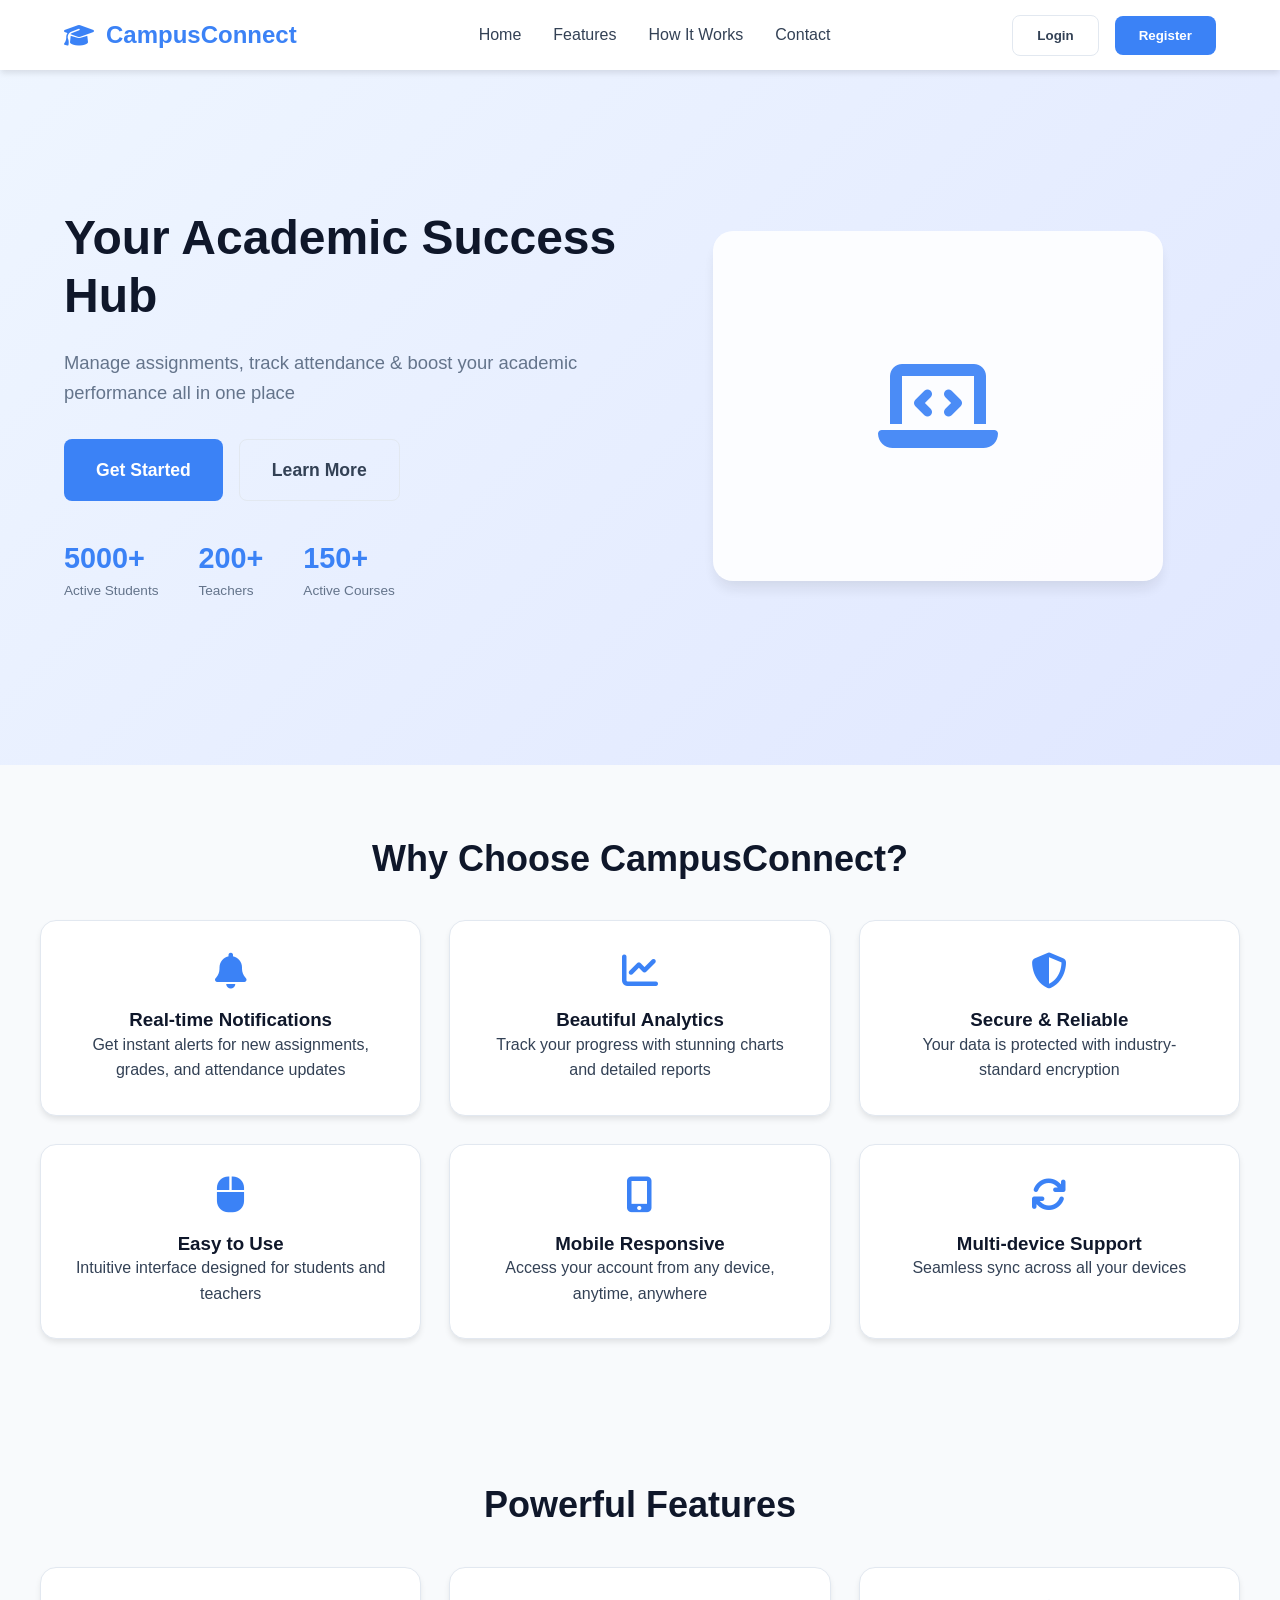
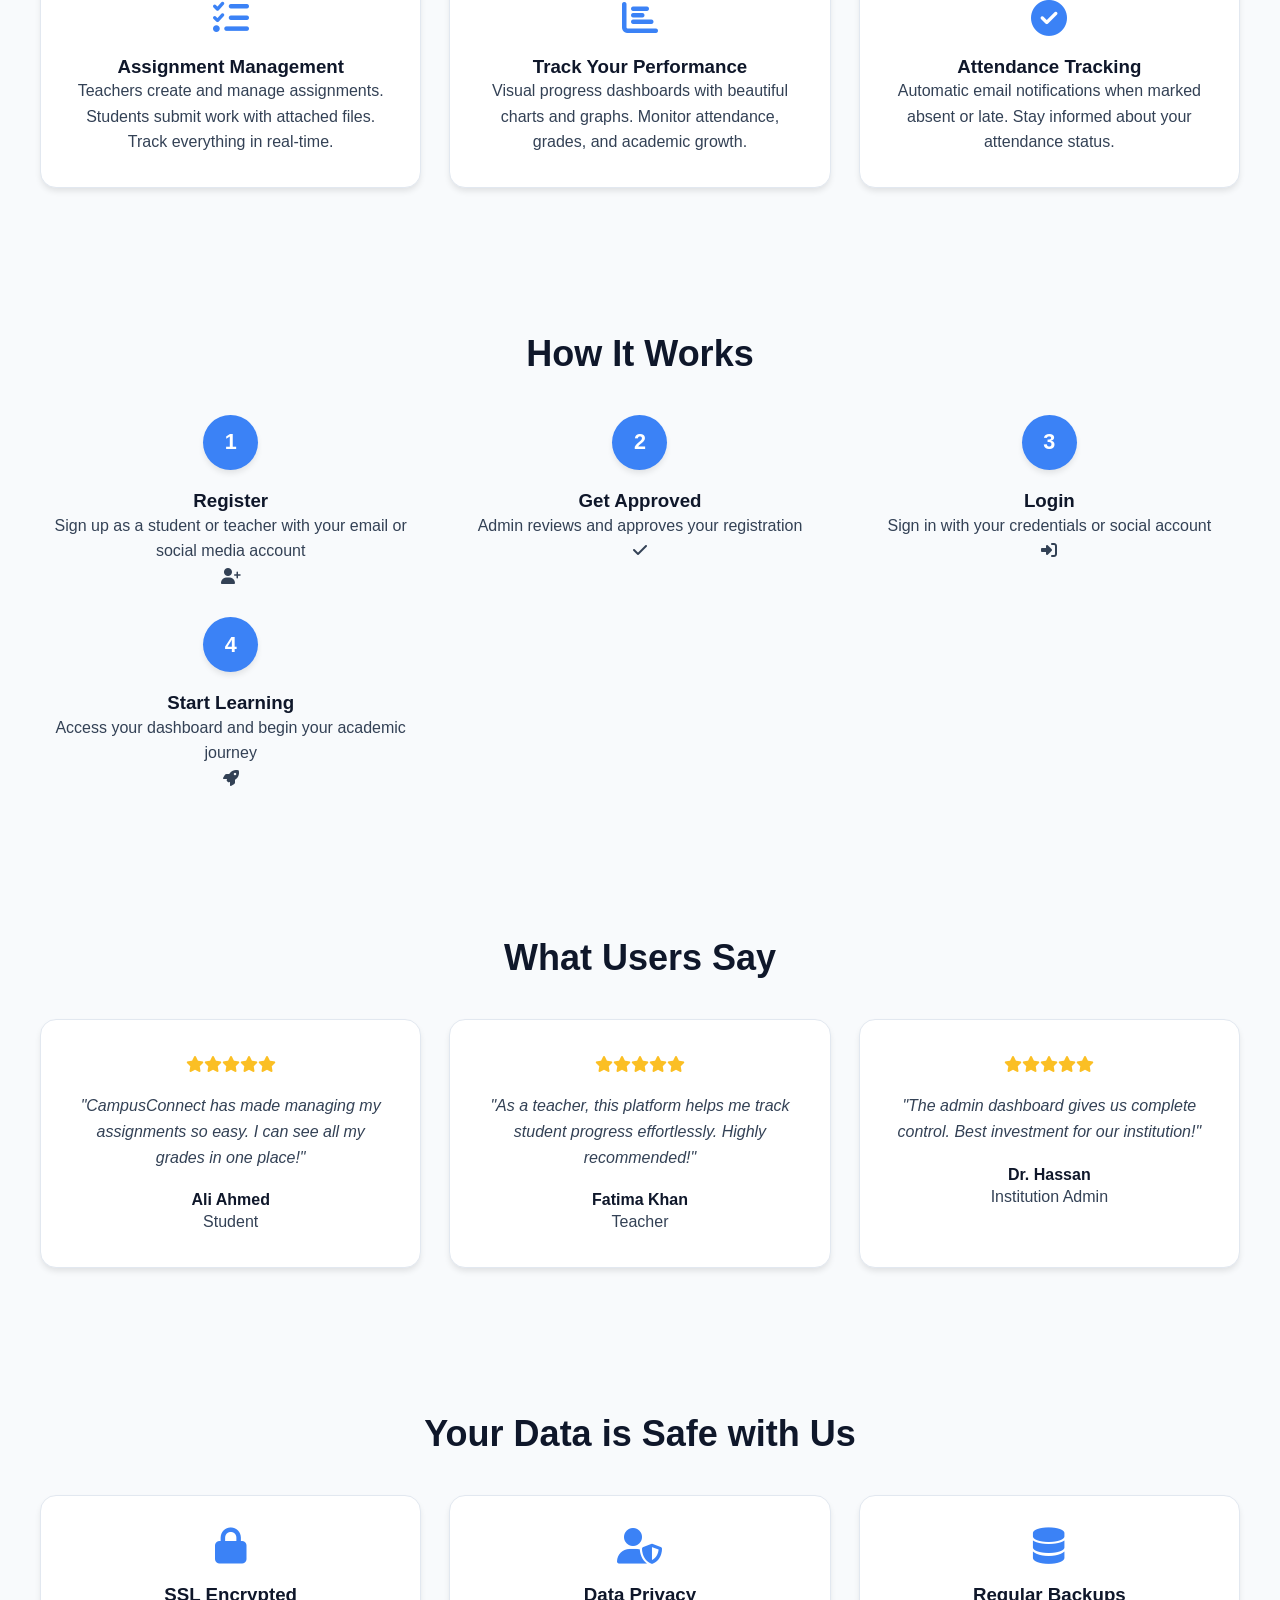
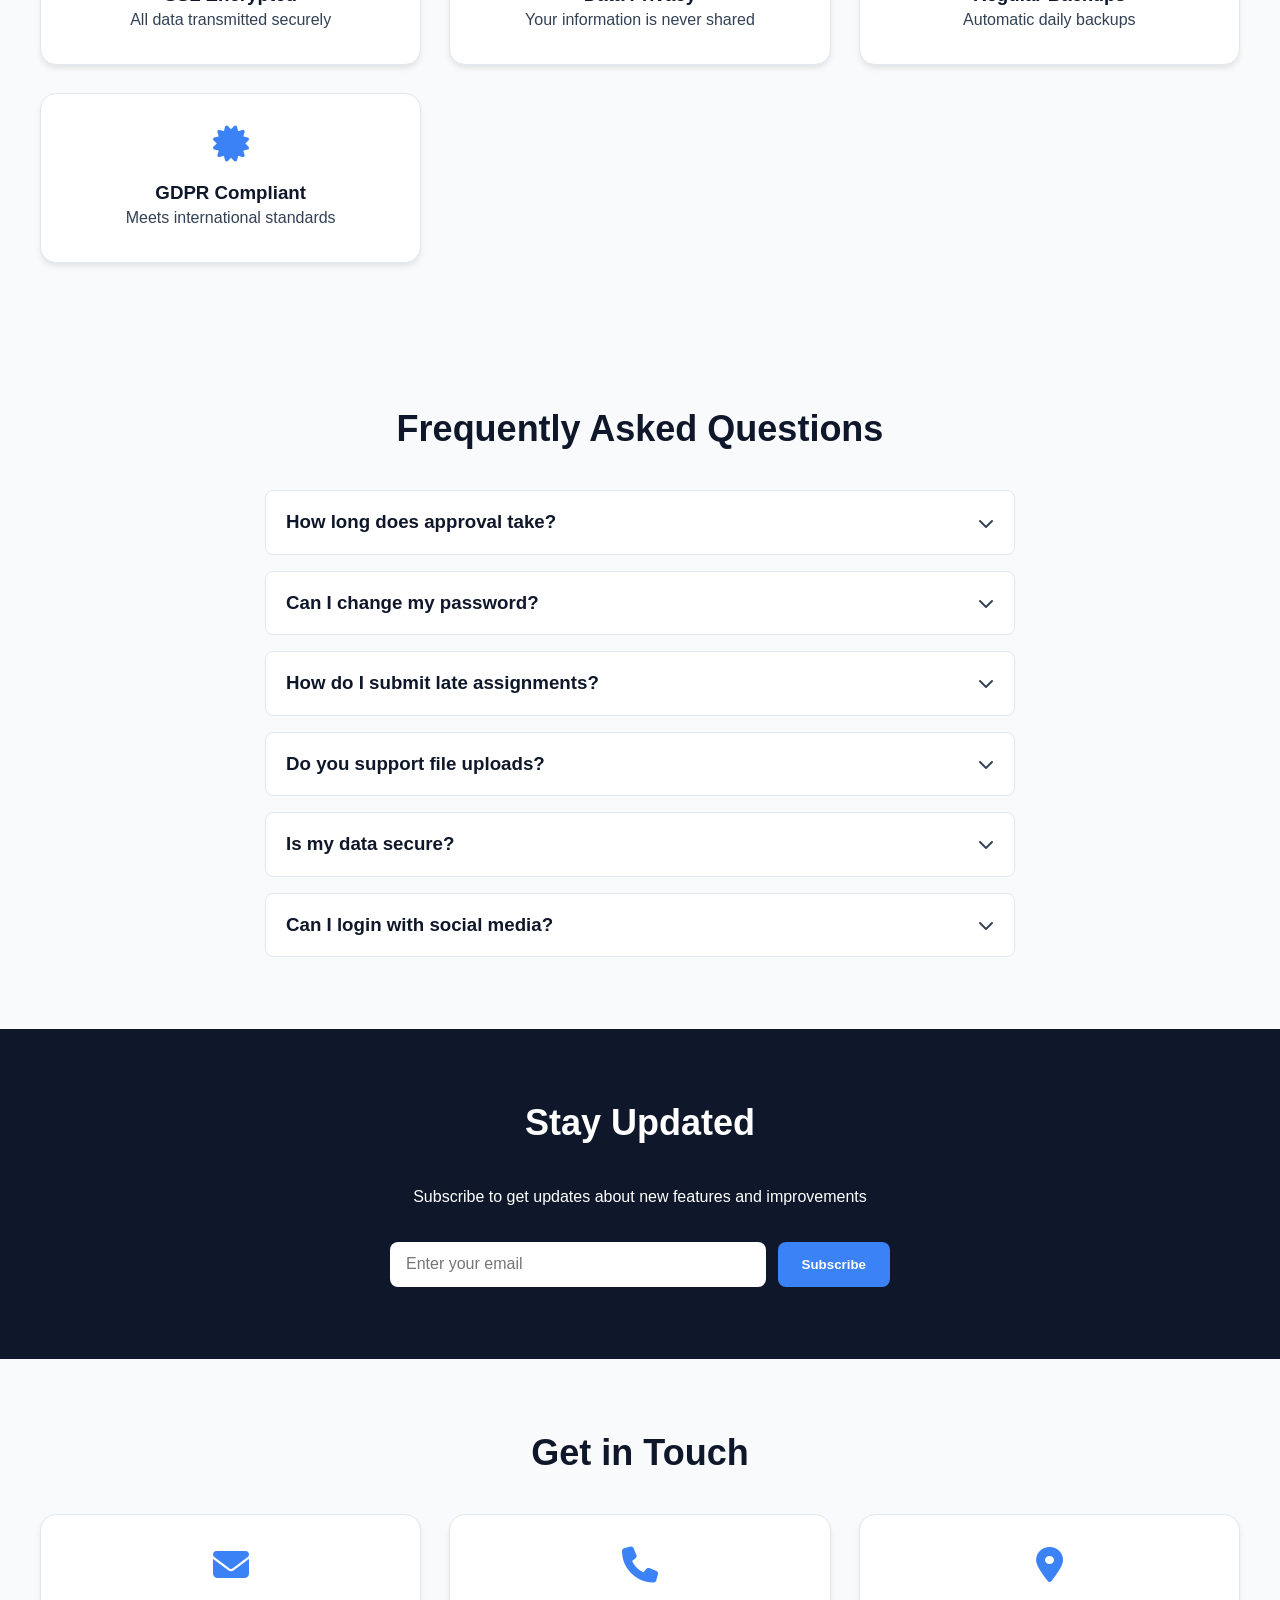
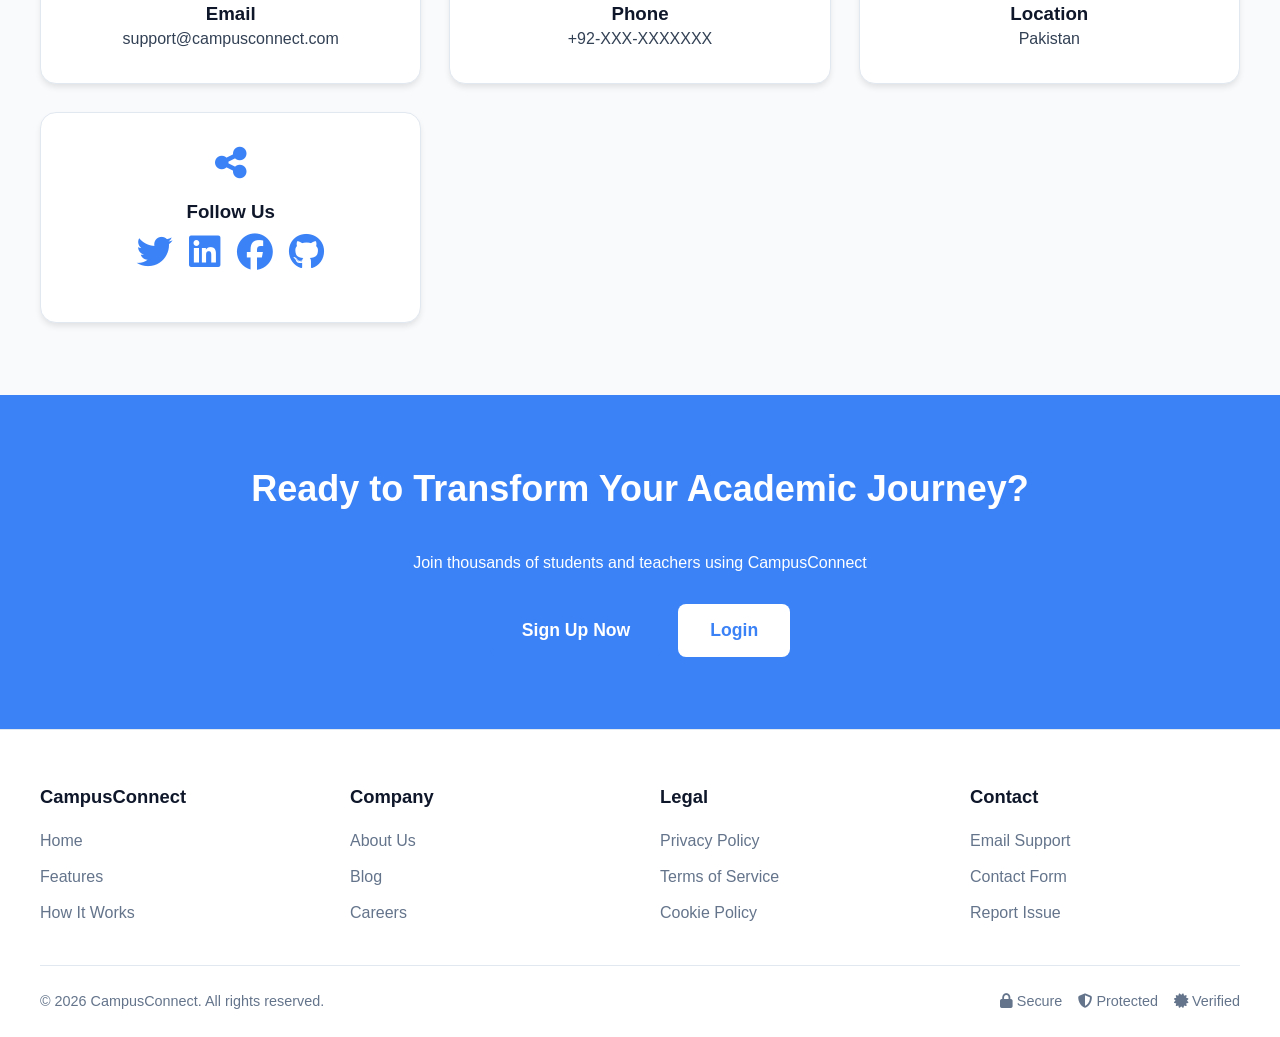
<file: frontend/pages/index.html>
<!doctype html>
<html lang="en">
  <head>
    <meta charset="UTF-8" />
    <meta name="viewport" content="width=device-width, initial-scale=1.0" />
    <title>CampusConnect - Your Academic Success Hub</title>
    <link rel="stylesheet" href="../assets/css/home.css" />
    <link
      rel="stylesheet"
      href="https://cdnjs.cloudflare.com/ajax/libs/font-awesome/6.4.0/css/all.min.css"
    />
    <style>
      .social-login {
        display: flex;
        gap: 1.25rem;
        justify-content: center;
        margin-top: 1rem;
      }
      .btn-social-icon {
        width: 55px;
        height: 55px;
        border-radius: 50%;
        background: white;
        border: 1.5px solid var(--border-color);
        color: var(--dark-color);
        font-size: 1.6rem;
        cursor: pointer;
        display: flex;
        align-items: center;
        justify-content: center;
        transition: all 0.3s cubic-bezier(0.4, 0, 0.2, 1);
        box-shadow: var(--shadow-sm);
      }
      .btn-social-icon:hover {
        transform: translateY(-4px) scale(1.05);
        background: #f8fafc;
      }
      .btn-social-icon[data-provider="google"]:hover {
        color: #db4437;
        border-color: #db4437;
        box-shadow: 0 10px 20px rgba(219, 68, 55, 0.2);
      }
      .btn-social-icon[data-provider="github"]:hover {
        color: #24292e;
        border-color: #24292e;
        box-shadow: 0 10px 20px rgba(36, 41, 46, 0.2);
      }
      .password-container {
        position: relative;
        display: flex;
        align-items: center;
      }
      .password-container input {
        width: 100%;
        padding-right: 2.5rem;
      }
      .toggle-password {
        position: absolute;
        right: 1rem;
        color: var(--text-muted);
        cursor: pointer;
        transition: 0.3s;
      }
      .toggle-password:hover {
        color: var(--primary-color);
      }
    </style>
  </head>
  <body>
    <nav class="navbar">
      <div class="nav-container">
        <div class="nav-brand">
          <i class="fas fa-graduation-cap"></i><span>CampusConnect</span>
        </div>
        <ul class="nav-menu">
          <li><a href="#home">Home</a></li>
          <li><a href="#features">Features</a></li>
          <li><a href="#how-it-works">How It Works</a></li>
          <li><a href="#contact">Contact</a></li>
        </ul>
        <div class="nav-buttons">
          <button id="nav-login-btn" class="btn btn-secondary">Login</button>
          <button id="nav-register-btn" class="btn btn-primary">
            Register
          </button>
        </div>
        <div class="hamburger"><span></span><span></span><span></span></div>
      </div>
    </nav>

    <section class="hero" id="home">
      <div class="hero-content">
        <div class="hero-text">
          <h1 class="hero-title">Your Academic Success Hub</h1>
          <p class="hero-subtitle">
            Manage assignments, track attendance & boost your academic
            performance all in one place
          </p>
          <div class="hero-buttons">
            <button id="hero-signup-btn" class="btn btn-primary btn-lg">
              Get Started
            </button>
            <a href="#features" class="btn btn-secondary btn-lg">Learn More</a>
          </div>
          <div class="hero-stats">
            <div class="stat">
              <h3>5000+</h3>
              <p>Active Students</p>
            </div>
            <div class="stat">
              <h3>200+</h3>
              <p>Teachers</p>
            </div>
            <div class="stat">
              <h3>150+</h3>
              <p>Active Courses</p>
            </div>
          </div>
        </div>
        <div class="hero-image">
          <div class="hero-illustration">
            <i class="fas fa-laptop-code"></i>
          </div>
        </div>
      </div>
    </section>

    <div class="auth-modal" id="auth-modal">
      <div class="modal-overlay"></div>
      <div class="modal-card">
        <button class="modal-close" aria-label="Close auth form">×</button>
        <div class="auth-header">
          <h2>CampusConnect</h2>
          <p>Sign in or create an account without leaving this page.</p>
        </div>

        <div class="auth-tabs">
          <button class="auth-tab active" id="tab-login" type="button">
            Log In
          </button>
          <button class="auth-tab" id="tab-register" type="button">
            Sign Up
          </button>
        </div>

        <div
          id="error-container"
          class="error-message"
          style="
            display: none;
            color: red;
            margin-bottom: 10px;
            text-align: center;
            padding: 10px;
            background: rgba(239, 68, 68, 0.1);
            border-radius: 8px;
          "
        ></div>

        <form id="login-form" class="form-section active">
          <div class="form-group">
            <label class="form-label">Email Address</label>
            <input
              type="email"
              id="login-email"
              class="form-control"
              placeholder="user@example.com"
              required
            />
          </div>
          <div class="form-group">
            <div
              style="
                display: flex;
                justify-content: space-between;
                margin-bottom: 0.5rem;
              "
            >
              <label class="form-label" style="margin-bottom: 0"
                >Password</label
              >
              <a
                href="reset.html"
                style="
                  font-size: 0.85rem;
                  color: var(--primary-color);
                  text-decoration: none;
                "
                >Forgot Password?</a
              >
            </div>
            <div class="password-container">
              <input
                type="password"
                id="login-password"
                class="form-control"
                placeholder="••••••••"
                required
              />
              <i
                class="fas fa-eye toggle-password"
                onclick="toggleModalPassword('login-password', this)"
                title="Show Password"
              ></i>
            </div>
          </div>
          <button
            type="submit"
            class="btn btn-primary btn-block"
            style="width: 100%"
          >
            Log In
          </button>
          <div
            style="
              display: flex;
              align-items: center;
              color: #64748b;
              font-size: 0.85rem;
              margin: 1.5rem 0 1rem 0;
            "
          >
            <span
              style="
                flex: 1;
                border-bottom: 1px solid rgba(0, 0, 0, 0.1);
                margin-right: 10px;
              "
            ></span
            >or continue with<span
              style="
                flex: 1;
                border-bottom: 1px solid rgba(0, 0, 0, 0.1);
                margin-left: 10px;
              "
            ></span>
          </div>
          <div class="social-login">
            <button
              type="button"
              class="btn-social-icon btn-social"
              data-provider="google"
              title="Continue with Google"
            >
              <i class="fab fa-google"></i>
            </button>
            <button
              type="button"
              class="btn-social-icon btn-social"
              data-provider="github"
              title="Continue with GitHub"
            >
              <i class="fab fa-github"></i>
            </button>
          </div>
        </form>

        <form id="register-form" class="form-section">
          <div class="form-group">
            <label class="form-label">Full Name</label>
            <input
              type="text"
              id="reg-name"
              class="form-control"
              placeholder="John Doe"
              required
            />
          </div>
          <div class="form-group">
            <label class="form-label">Email Address</label>
            <input
              type="email"
              id="reg-email"
              class="form-control"
              placeholder="user@example.com"
              required
            />
          </div>
          <div class="form-group">
            <label class="form-label">Password</label>
            <div class="password-container">
              <input
                type="password"
                id="reg-password"
                class="form-control"
                placeholder="••••••••"
                required
              />
              <i
                class="fas fa-eye toggle-password"
                onclick="toggleModalPassword('reg-password', this)"
                title="Show Password"
              ></i>
            </div>
          </div>
          <div class="form-group">
            <label class="form-label">Account Type</label>
            <select id="reg-role" class="form-control">
              <option value="student">Student</option>
              <option value="teacher">Teacher</option>
            </select>
          </div>
          <div class="form-group">
            <label class="form-label">Department</label>
            <select id="reg-department" class="form-control" required>
              <option value="" disabled selected>Select Your Department</option>
              <option value="Computer Science">Computer Science</option>
              <option value="Software Engineering">Software Engineering</option>
              <option value="Business Administration">
                Business Administration (BBA)
              </option>
              <option value="Information Technology">
                Information Technology
              </option>
            </select>
          </div>
          <button
            type="submit"
            class="btn btn-primary btn-block"
            style="width: 100%"
          >
            Create Account
          </button>
          <div
            style="
              display: flex;
              align-items: center;
              color: #64748b;
              font-size: 0.85rem;
              margin: 1.5rem 0 1rem 0;
            "
          >
            <span
              style="
                flex: 1;
                border-bottom: 1px solid rgba(0, 0, 0, 0.1);
                margin-right: 10px;
              "
            ></span
            >or sign up with<span
              style="
                flex: 1;
                border-bottom: 1px solid rgba(0, 0, 0, 0.1);
                margin-left: 10px;
              "
            ></span>
          </div>
          <div class="social-login">
            <button
              type="button"
              class="btn-social-icon btn-social"
              data-provider="google"
              title="Sign up with Google"
            >
              <i class="fab fa-google"></i>
            </button>
            <button
              type="button"
              class="btn-social-icon btn-social"
              data-provider="github"
              title="Sign up with GitHub"
            >
              <i class="fab fa-github"></i>
            </button>
          </div>
        </form>
      </div>
    </div>

    <section class="benefits">
      <div class="container">
        <h2>Why Choose CampusConnect?</h2>
        <div class="benefits-grid">
          <div class="benefit-card">
            <i class="fas fa-bell"></i>
            <h3>Real-time Notifications</h3>
            <p>
              Get instant alerts for new assignments, grades, and attendance
              updates
            </p>
          </div>
          <div class="benefit-card">
            <i class="fas fa-chart-line"></i>
            <h3>Beautiful Analytics</h3>
            <p>Track your progress with stunning charts and detailed reports</p>
          </div>
          <div class="benefit-card">
            <i class="fas fa-shield-alt"></i>
            <h3>Secure & Reliable</h3>
            <p>Your data is protected with industry-standard encryption</p>
          </div>
          <div class="benefit-card">
            <i class="fas fa-mouse"></i>
            <h3>Easy to Use</h3>
            <p>Intuitive interface designed for students and teachers</p>
          </div>
          <div class="benefit-card">
            <i class="fas fa-mobile-alt"></i>
            <h3>Mobile Responsive</h3>
            <p>Access your account from any device, anytime, anywhere</p>
          </div>
          <div class="benefit-card">
            <i class="fas fa-sync"></i>
            <h3>Multi-device Support</h3>
            <p>Seamless sync across all your devices</p>
          </div>
        </div>
      </div>
    </section>

    <section class="features" id="features">
      <div class="container">
        <h2>Powerful Features</h2>
        <div class="features-grid">
          <div class="feature-card">
            <div class="feature-icon"><i class="fas fa-tasks"></i></div>
            <h3>Assignment Management</h3>
            <p>
              Teachers create and manage assignments. Students submit work with
              attached files. Track everything in real-time.
            </p>
          </div>
          <div class="feature-card">
            <div class="feature-icon"><i class="fas fa-chart-bar"></i></div>
            <h3>Track Your Performance</h3>
            <p>
              Visual progress dashboards with beautiful charts and graphs.
              Monitor attendance, grades, and academic growth.
            </p>
          </div>
          <div class="feature-card">
            <div class="feature-icon"><i class="fas fa-check-circle"></i></div>
            <h3>Attendance Tracking</h3>
            <p>
              Automatic email notifications when marked absent or late. Stay
              informed about your attendance status.
            </p>
          </div>
        </div>
      </div>
    </section>

    <section class="how-it-works" id="how-it-works">
      <div class="container">
        <h2>How It Works</h2>
        <div class="steps-grid">
          <div class="step">
            <div class="step-number">1</div>
            <h3>Register</h3>
            <p>
              Sign up as a student or teacher with your email or social media
              account
            </p>
            <i class="fas fa-user-plus"></i>
          </div>
          <div class="step">
            <div class="step-number">2</div>
            <h3>Get Approved</h3>
            <p>Admin reviews and approves your registration</p>
            <i class="fas fa-check"></i>
          </div>
          <div class="step">
            <div class="step-number">3</div>
            <h3>Login</h3>
            <p>Sign in with your credentials or social account</p>
            <i class="fas fa-sign-in-alt"></i>
          </div>
          <div class="step">
            <div class="step-number">4</div>
            <h3>Start Learning</h3>
            <p>Access your dashboard and begin your academic journey</p>
            <i class="fas fa-rocket"></i>
          </div>
        </div>
      </div>
    </section>

    <section class="testimonials">
      <div class="container">
        <h2>What Users Say</h2>
        <div class="testimonials-grid">
          <div class="testimonial-card">
            <div class="stars">
              <i class="fas fa-star"></i><i class="fas fa-star"></i
              ><i class="fas fa-star"></i><i class="fas fa-star"></i
              ><i class="fas fa-star"></i>
            </div>
            <p>
              "CampusConnect has made managing my assignments so easy. I can see
              all my grades in one place!"
            </p>
            <h4>Ali Ahmed</h4>
            <span>Student</span>
          </div>
          <div class="testimonial-card">
            <div class="stars">
              <i class="fas fa-star"></i><i class="fas fa-star"></i
              ><i class="fas fa-star"></i><i class="fas fa-star"></i
              ><i class="fas fa-star"></i>
            </div>
            <p>
              "As a teacher, this platform helps me track student progress
              effortlessly. Highly recommended!"
            </p>
            <h4>Fatima Khan</h4>
            <span>Teacher</span>
          </div>
          <div class="testimonial-card">
            <div class="stars">
              <i class="fas fa-star"></i><i class="fas fa-star"></i
              ><i class="fas fa-star"></i><i class="fas fa-star"></i
              ><i class="fas fa-star"></i>
            </div>
            <p>
              "The admin dashboard gives us complete control. Best investment
              for our institution!"
            </p>
            <h4>Dr. Hassan</h4>
            <span>Institution Admin</span>
          </div>
        </div>
      </div>
    </section>

    <section class="security">
      <div class="container">
        <h2>Your Data is Safe with Us</h2>
        <div class="security-grid">
          <div class="security-item">
            <i class="fas fa-lock"></i>
            <h3>SSL Encrypted</h3>
            <p>All data transmitted securely</p>
          </div>
          <div class="security-item">
            <i class="fas fa-user-shield"></i>
            <h3>Data Privacy</h3>
            <p>Your information is never shared</p>
          </div>
          <div class="security-item">
            <i class="fas fa-database"></i>
            <h3>Regular Backups</h3>
            <p>Automatic daily backups</p>
          </div>
          <div class="security-item">
            <i class="fas fa-certificate"></i>
            <h3>GDPR Compliant</h3>
            <p>Meets international standards</p>
          </div>
        </div>
      </div>
    </section>

    <section class="faq">
      <div class="container">
        <h2>Frequently Asked Questions</h2>
        <div class="faq-grid">
          <div class="faq-item">
            <div class="faq-question">
              <h3>How long does approval take?</h3>
              <i class="fas fa-chevron-down"></i>
            </div>
            <div class="faq-answer">
              <p>
                Admin approval usually takes 24-48 hours. You'll receive an
                email once approved.
              </p>
            </div>
          </div>
          <div class="faq-item">
            <div class="faq-question">
              <h3>Can I change my password?</h3>
              <i class="fas fa-chevron-down"></i>
            </div>
            <div class="faq-answer">
              <p>
                Yes! You can change your password anytime from your profile
                settings in the dashboard.
              </p>
            </div>
          </div>
          <div class="faq-item">
            <div class="faq-question">
              <h3>How do I submit late assignments?</h3>
              <i class="fas fa-chevron-down"></i>
            </div>
            <div class="faq-answer">
              <p>
                You can submit assignments even after the deadline. Your teacher
                will see it marked as late.
              </p>
            </div>
          </div>
          <div class="faq-item">
            <div class="faq-question">
              <h3>Do you support file uploads?</h3>
              <i class="fas fa-chevron-down"></i>
            </div>
            <div class="faq-answer">
              <p>
                Yes! You can upload any type of file - documents, images, PDFs,
                code files, and more.
              </p>
            </div>
          </div>
          <div class="faq-item">
            <div class="faq-question">
              <h3>Is my data secure?</h3>
              <i class="fas fa-chevron-down"></i>
            </div>
            <div class="faq-answer">
              <p>
                Absolutely! We use industry-standard SSL encryption and comply
                with GDPR standards.
              </p>
            </div>
          </div>
          <div class="faq-item">
            <div class="faq-question">
              <h3>Can I login with social media?</h3>
              <i class="fas fa-chevron-down"></i>
            </div>
            <div class="faq-answer">
              <p>
                Yes! You can sign in with Google, GitHub, or Facebook for quick
                and easy access.
              </p>
            </div>
          </div>
        </div>
      </div>
    </section>

    <section class="newsletter">
      <div class="container">
        <div class="newsletter-content">
          <h2>Stay Updated</h2>
          <p>Subscribe to get updates about new features and improvements</p>
          <form class="newsletter-form">
            <input type="email" placeholder="Enter your email" required />
            <button type="submit" class="btn btn-primary">Subscribe</button>
          </form>
        </div>
      </div>
    </section>

    <section class="contact" id="contact">
      <div class="container">
        <h2>Get in Touch</h2>
        <div class="contact-grid">
          <div class="contact-info">
            <i class="fas fa-envelope"></i>
            <h3>Email</h3>
            <p>support@campusconnect.com</p>
          </div>
          <div class="contact-info">
            <i class="fas fa-phone"></i>
            <h3>Phone</h3>
            <p>+92-XXX-XXXXXXX</p>
          </div>
          <div class="contact-info">
            <i class="fas fa-map-marker-alt"></i>
            <h3>Location</h3>
            <p>Pakistan</p>
          </div>
          <div class="contact-info">
            <i class="fas fa-share-alt"></i>
            <h3>Follow Us</h3>
            <div class="social-links">
              <a href="#"><i class="fab fa-twitter"></i></a
              ><a href="#"><i class="fab fa-linkedin"></i></a
              ><a href="#"><i class="fab fa-facebook"></i></a
              ><a href="#"><i class="fab fa-github"></i></a>
            </div>
          </div>
        </div>
      </div>
    </section>

    <section class="final-cta">
      <div class="container">
        <h2>Ready to Transform Your Academic Journey?</h2>
        <p>Join thousands of students and teachers using CampusConnect</p>
        <div class="cta-buttons">
          <button
            class="btn btn-primary btn-lg"
            onclick="openAuthModal('register')"
          >
            Sign Up Now
          </button>
          <button
            class="btn btn-secondary btn-lg"
            onclick="openAuthModal('login')"
          >
            Login
          </button>
        </div>
      </div>
    </section>

    <footer class="footer">
      <div class="container">
        <div class="footer-grid">
          <div class="footer-section">
            <h3>CampusConnect</h3>
            <ul>
              <li><a href="#home">Home</a></li>
              <li><a href="#features">Features</a></li>
              <li><a href="#how-it-works">How It Works</a></li>
            </ul>
          </div>
          <div class="footer-section">
            <h3>Company</h3>
            <ul>
              <li><a href="#">About Us</a></li>
              <li><a href="#">Blog</a></li>
              <li><a href="#">Careers</a></li>
            </ul>
          </div>
          <div class="footer-section">
            <h3>Legal</h3>
            <ul>
              <li><a href="#">Privacy Policy</a></li>
              <li><a href="#">Terms of Service</a></li>
              <li><a href="#">Cookie Policy</a></li>
            </ul>
          </div>
          <div class="footer-section">
            <h3>Contact</h3>
            <ul>
              <li>
                <a href="mailto:support@campusconnect.com">Email Support</a>
              </li>
              <li><a href="#contact">Contact Form</a></li>
              <li><a href="#">Report Issue</a></li>
            </ul>
          </div>
        </div>
        <div class="footer-bottom">
          <p>&copy; 2026 CampusConnect. All rights reserved.</p>
          <div class="footer-badges">
            <span><i class="fas fa-lock"></i> Secure</span
            ><span><i class="fas fa-shield-alt"></i> Protected</span
            ><span><i class="fas fa-certificate"></i> Verified</span>
          </div>
        </div>
      </div>
    </footer>

    <script src="../assets/js/api.js"></script>
    <script src="../assets/js/auth.js"></script>
    <script src="../assets/js/home.js"></script>
    <script>
      function toggleModalPassword(inputId, icon) {
        const input = document.getElementById(inputId);
        if (input.type === "password") {
          input.type = "text";
          icon.classList.remove("fa-eye");
          icon.classList.add("fa-eye-slash");
        } else {
          input.type = "password";
          icon.classList.remove("fa-eye-slash");
          icon.classList.add("fa-eye");
        }
      }
    </script>
  </body>
</html>
</file>
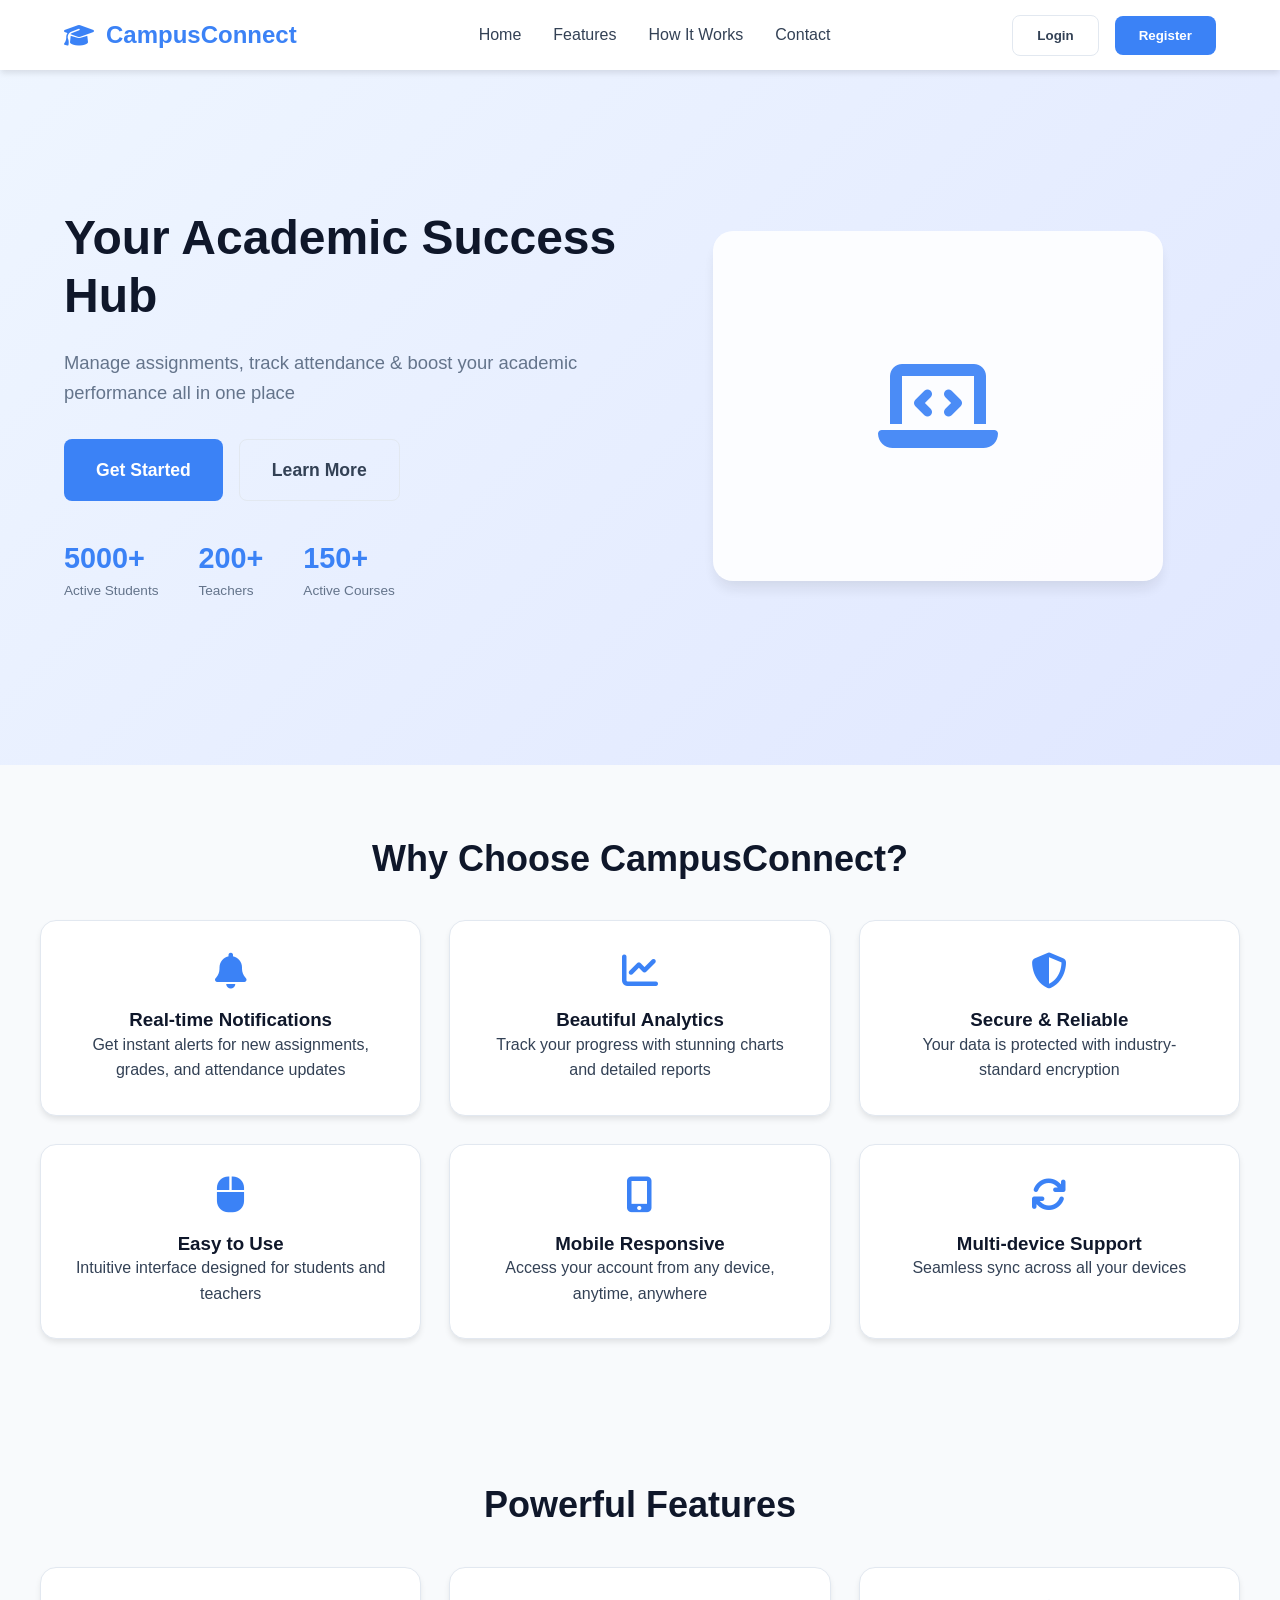
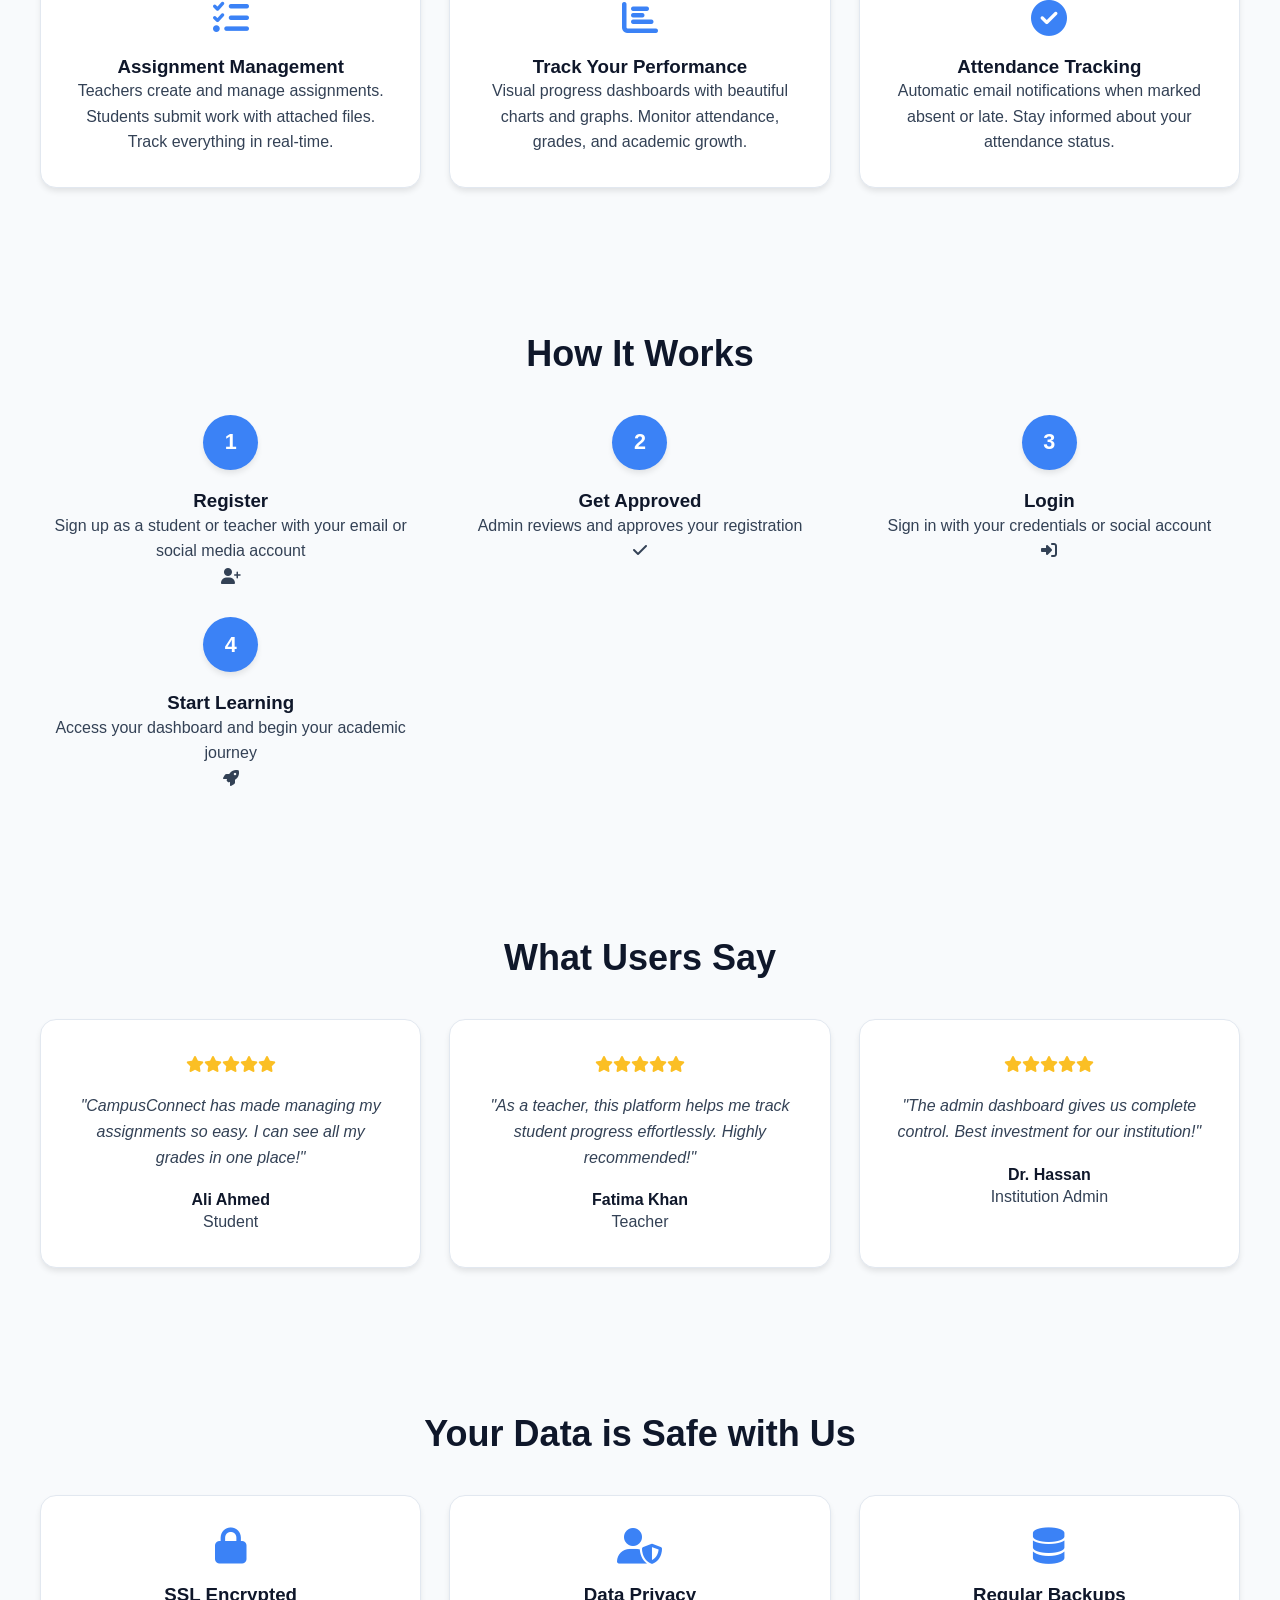
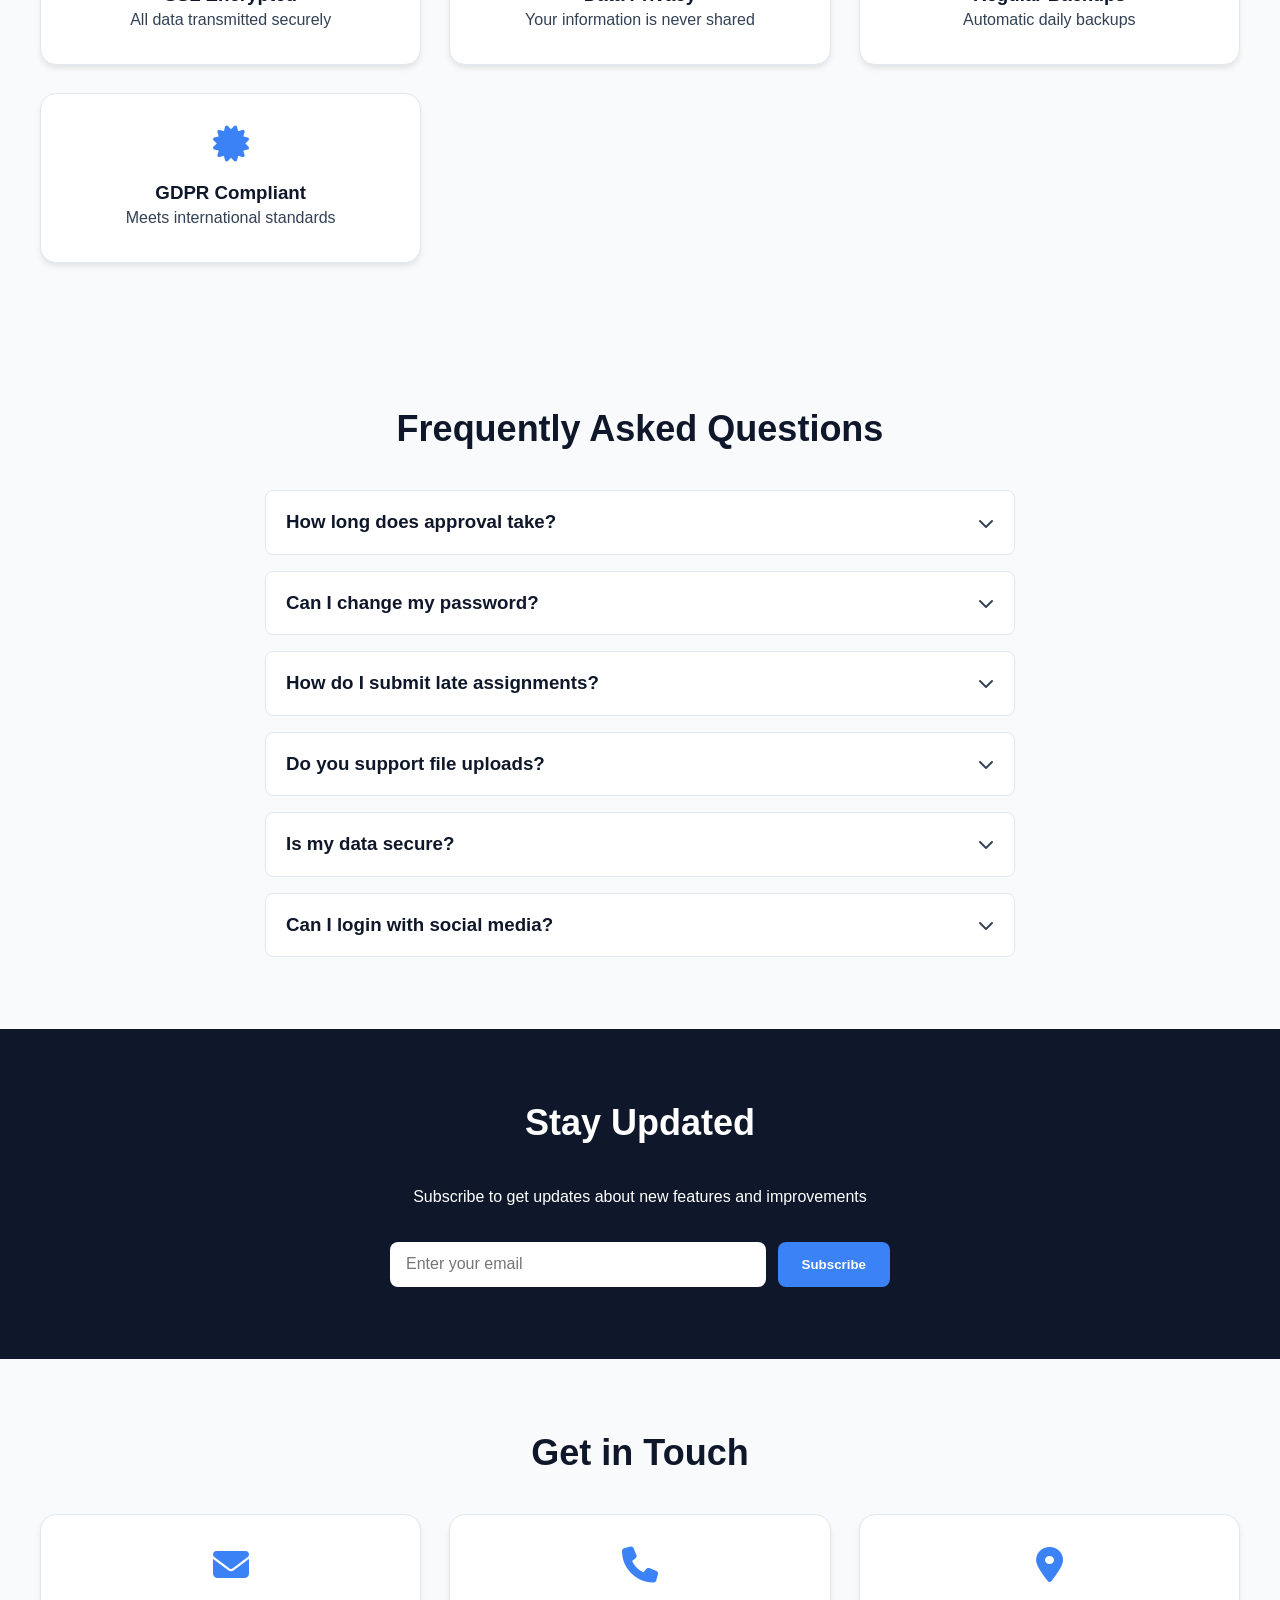
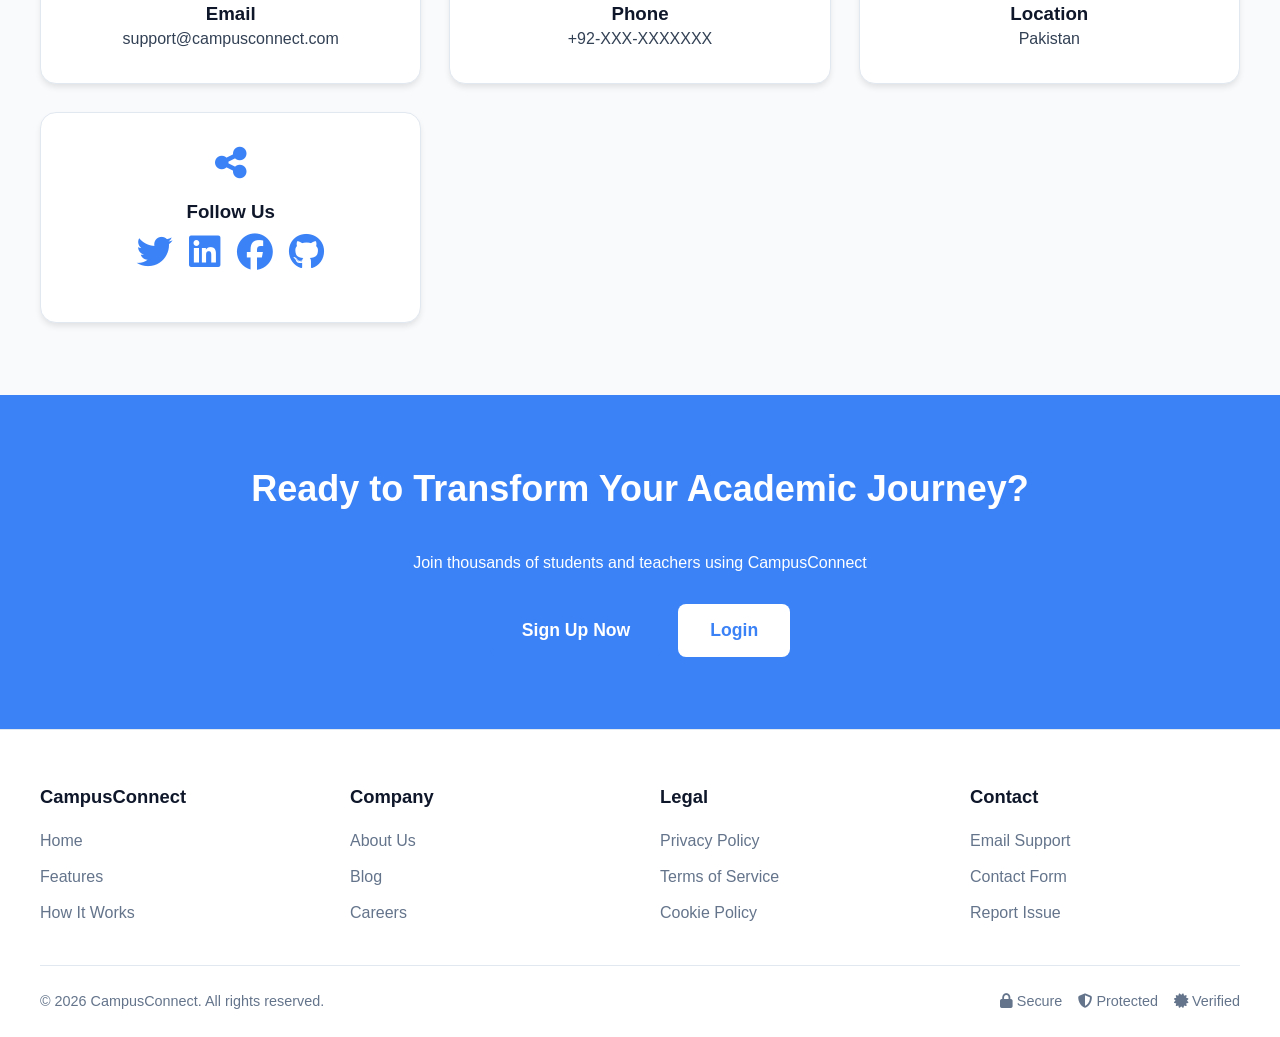
<file: frontend/pages/admin.html>
<!doctype html>
<html lang="en">
  <head>
    <meta charset="UTF-8" />
    <meta name="viewport" content="width=device-width, initial-scale=1.0" />
    <title>Admin Dashboard - CampusConnect</title>
    <link rel="stylesheet" href="../assets/css/home.css" />
    <link rel="stylesheet" href="../assets/css/dashboard.css" />
    <link
      rel="stylesheet"
      href="https://cdnjs.cloudflare.com/ajax/libs/font-awesome/6.4.0/css/all.min.css"
    />
  </head>
  <body>
    <div class="dashboard-container">
      <aside class="sidebar" id="sidebar">
        <div class="sidebar-header">
          <div class="brand-info">
            <i class="fas fa-graduation-cap"></i>
            <span class="brand-text">CampusConnect</span>
          </div>
          <button id="sidebar-toggle" class="sidebar-toggle-btn">
            <i class="fas fa-bars"></i>
          </button>
        </div>
        <nav class="sidebar-nav">
          <a
            href="#"
            class="nav-item active"
            onclick="switchAdminTab('overview', this)"
          >
            <i class="fas fa-chart-pie"></i> <span>Overview</span>
          </a>
          <a
            href="#"
            class="nav-item"
            onclick="switchAdminTab('pending', this)"
          >
            <i class="fas fa-user-clock"></i> <span>Pending Approvals</span>
          </a>
          <a href="#" class="nav-item" onclick="switchAdminTab('users', this)">
            <i class="fas fa-users"></i> <span>Manage Users</span>
          </a>
          <a
            href="#"
            class="nav-item"
            onclick="switchAdminTab('subjects', this)"
          >
            <i class="fas fa-book"></i> <span>Manage Subjects</span>
          </a>
        </nav>
      </aside>

      <main class="main-content">
        <header class="top-nav">
          <div
            class="nav-left"
            style="display: flex; align-items: center; gap: 15px"
          >
            <button
              class="menu-toggle"
              id="mobile-menu-btn"
              onclick="
                document
                  .getElementById('sidebar')
                  .classList.toggle('mobile-open');
                document
                  .querySelector('.sidebar-overlay')
                  .classList.toggle('show');
              "
              style="
                display: none;
                background: transparent;
                border: none;
                font-size: 1.5rem;
                cursor: pointer;
                color: var(--dark-color);
              "
            >
              <i class="fas fa-bars"></i>
            </button>
            <h3 id="panel-title" style="margin: 0">Overview</h3>
          </div>
          <div class="nav-right">
            <button id="logout-btn" class="btn-logout">
              <i class="fas fa-sign-out-alt"></i> <span>Logout</span>
            </button>
            <div class="user-profile">
              <div class="user-info">
                <span class="user-name" id="user-name-display">Loading...</span>
                <span class="user-role" id="user-role-display">ADMIN</span>
              </div>
              <div class="user-avatar" id="user-avatar-initial">A</div>
            </div>
          </div>
        </header>

        <div class="content-area">
          <div id="tab-overview" class="tab-content active">
            <div class="dashboard-grid">
              <div
                class="stat-card"
                style="border-top: 4px solid var(--primary-color)"
              >
                <span class="stat-title">Approved Users</span>
                <span class="stat-value" id="total-users-count">0</span>
              </div>
              <div
                class="stat-card"
                style="border-top: 4px solid var(--warning-color)"
              >
                <span class="stat-title">Pending Approvals</span>
                <span class="stat-value" id="overview-pending-count">0</span>
              </div>
              <div class="stat-card" style="border-top: 4px solid #10b981">
                <span class="stat-title">Total Subjects</span>
                <span class="stat-value" id="total-subjects-count">0</span>
              </div>
              <div class="stat-card" style="border-top: 4px solid #8b5cf6">
                <span class="stat-title">Active Teachers</span>
                <span class="stat-value" id="total-teachers-count">0</span>
              </div>
            </div>

            <div class="card" style="margin-top: 20px">
              <h3>
                <i class="fas fa-bell" style="color: var(--warning-color)"></i>
                Action Required: Recent Pending Requests
              </h3>
              <div class="table-container">
                <table>
                  <thead>
                    <tr>
                      <th>Name</th>
                      <th>Email</th>
                      <th>Role Requested</th>
                      <th>Actions</th>
                    </tr>
                  </thead>
                  <tbody id="overview-pending-body">
                    <tr>
                      <td
                        colspan="4"
                        style="text-align: center; color: var(--gray-color)"
                      >
                        No pending requests at the moment.
                      </td>
                    </tr>
                  </tbody>
                </table>
              </div>
            </div>
          </div>

          <div id="tab-pending" class="tab-content">
            <div class="card">
              <h3><i class="fas fa-user-clock"></i> All Account Requests</h3>
              <div class="table-container">
                <table>
                  <thead>
                    <tr>
                      <th>ID</th>
                      <th>Name</th>
                      <th>Email</th>
                      <th>Role Requested</th>
                      <th>Status</th>
                      <th>Actions</th>
                    </tr>
                  </thead>
                  <tbody id="pending-users-table-body"></tbody>
                </table>
              </div>
            </div>
          </div>

          <div id="tab-users" class="tab-content">
            <div class="card">
              <h3><i class="fas fa-users"></i> Active Users List</h3>
              <div class="table-container">
                <table>
                  <thead>
                    <tr>
                      <th>ID</th>
                      <th>Name</th>
                      <th>Email</th>
                      <th>Role</th>
                      <th>Actions</th>
                    </tr>
                  </thead>
                  <tbody id="users-table-body"></tbody>
                </table>
              </div>
            </div>
          </div>

          <div id="tab-subjects" class="tab-content">
            <div class="card">
              <h3><i class="fas fa-plus-circle"></i> Create New Subject</h3>
              <form id="create-subject-form">
                <div class="form-row">
                  <div class="admin-form-group">
                    <label>Subject Name</label>
                    <input
                      type="text"
                      id="subj-name"
                      class="admin-form-control"
                      placeholder="e.g. Artificial Intelligence"
                      required
                    />
                  </div>
                  <div class="admin-form-group">
                    <label>Subject Code</label>
                    <input
                      type="text"
                      id="subj-code"
                      class="admin-form-control"
                      placeholder="e.g. CS-401"
                      required
                    />
                  </div>
                </div>
                <div class="form-row">
                  <div class="admin-form-group">
                    <label>Department</label>
                    <input
                      type="text"
                      id="subj-dept"
                      class="admin-form-control"
                      placeholder="e.g. Computer Science"
                    />
                  </div>
                  <div class="admin-form-group">
                    <label>Assign Teacher (Optional)</label>
                    <select id="subj-teacher" class="admin-form-control">
                      <option value="">Select a Teacher</option>
                    </select>
                  </div>
                </div>
                <button
                  type="submit"
                  class="btn btn-primary"
                  style="margin-top: 10px"
                >
                  Create Subject
                </button>
              </form>
            </div>

            <div class="card">
              <h3><i class="fas fa-book"></i> Active Subjects List</h3>
              <div class="table-container">
                <table>
                  <thead>
                    <tr>
                      <th>Code</th>
                      <th>Subject Name</th>
                      <th>Department</th>
                      <th>Assigned Teacher</th>
                      <th>Actions</th>
                    </tr>
                  </thead>
                  <tbody id="subjects-table-body"></tbody>
                </table>
              </div>
            </div>
          </div>
        </div>
      </main>
    </div>

    <div
      class="auth-modal"
      id="custom-alert-modal"
      style="display: none; z-index: 9999"
    >
      <div class="modal-overlay" onclick="closeCustomModal()"></div>
      <div class="modal-card custom-popup-card">
        <div id="custom-modal-icon" class="popup-icon">
          <i class="fas fa-info-circle"></i>
        </div>
        <h3 id="custom-modal-title" class="popup-title">Notification</h3>
        <p id="custom-modal-message" class="popup-message"></p>
        <div id="custom-modal-actions" class="popup-actions"></div>
      </div>
    </div>

    <script src="../assets/js/api.js"></script>
    <script src="../assets/js/dashboard.js"></script>
    <script src="../assets/js/admin.js"></script>
  </body>
</html>
</file>
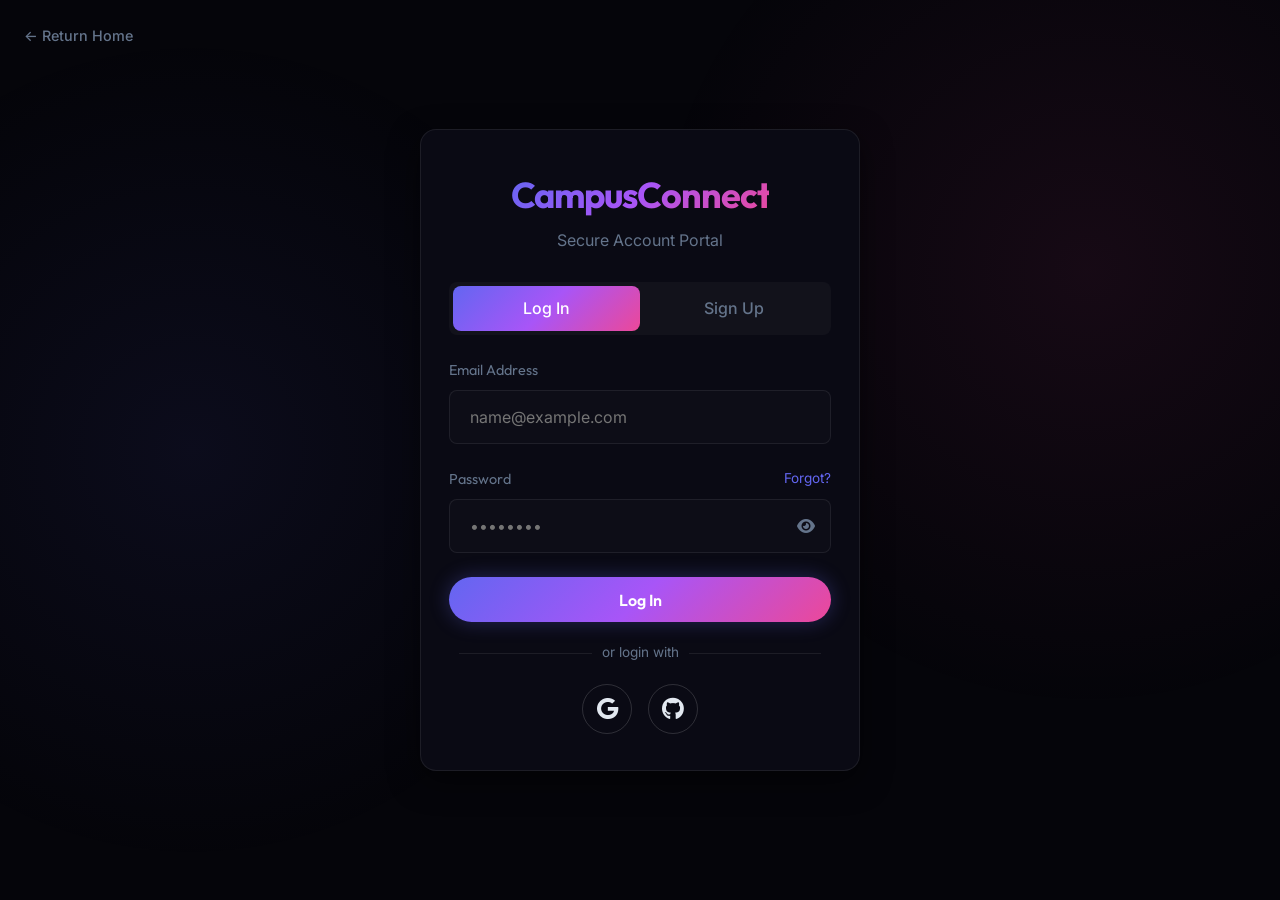
<file: frontend/pages/auth.html>
<!doctype html>
<html lang="en">
  <head>
    <meta charset="UTF-8" />
    <meta name="viewport" content="width=device-width, initial-scale=1.0" />
    <title>Authentication - CampusConnect</title>
    <link
      href="https://fonts.googleapis.com/css2?family=Inter:wght@300;400;500;600;700&family=Outfit:wght@400;500;600;700;800&display=swap"
      rel="stylesheet"
    />
    <link rel="stylesheet" href="../assets/css/style.css" />
    <link
      rel="stylesheet"
      href="https://cdnjs.cloudflare.com/ajax/libs/font-awesome/6.4.0/css/all.min.css"
    />
    <style>
      body {
        display: flex;
        align-items: center;
        justify-content: center;
        min-height: 100vh;
        background: var(--bg-dark);
        padding: 15px;
      }
      .auth-container {
        width: 100%;
        max-width: 440px;
      }
      .auth-card {
        background: var(--bg-surface);
        border: 1px solid var(--border-color);
        border-radius: var(--radius-md);
        padding: 2.25rem 1.75rem;
        box-shadow: var(--shadow-md);
        width: 100%;
      }
      .auth-header {
        text-align: center;
        margin-bottom: 1.75rem;
      }
      .auth-tabs {
        display: flex;
        background: rgba(255, 255, 255, 0.03);
        border-radius: var(--radius-sm);
        padding: 0.25rem;
        margin-bottom: 1.5rem;
      }
      .auth-tab {
        flex: 1;
        text-align: center;
        padding: 0.6rem;
        color: var(--text-muted);
        cursor: pointer;
        border-radius: var(--radius-sm);
        transition: var(--transition);
        font-weight: 500;
      }
      .auth-tab.active {
        background: var(--primary-gradient);
        color: white;
      }
      .form-section {
        display: none;
      }
      .form-section.active {
        display: block;
      }
      .divider {
        display: flex;
        align-items: center;
        color: var(--text-muted);
        font-size: 0.85rem;
        margin: 1.25rem 0;
      }
      .divider::before,
      .divider::after {
        content: "";
        flex: 1;
        border-bottom: 1px solid var(--border-color);
        margin: 0 10px;
      }
      .social-login {
        display: flex;
        gap: 1rem;
        justify-content: center;
      }
      .btn-social-icon {
        width: 50px;
        height: 50px;
        border-radius: 50%;
        background: transparent;
        border: 1.5px solid rgba(255, 255, 255, 0.15);
        color: #e2e8f0;
        font-size: 1.4rem;
        cursor: pointer;
        display: flex;
        align-items: center;
        justify-content: center;
        transition: var(--transition);
      }
      .btn-social-icon:hover {
        transform: translateY(-3px);
        background: rgba(255, 255, 255, 0.05);
        border-color: white;
      }
      .password-container {
        position: relative;
        display: flex;
        align-items: center;
      }
      .toggle-password {
        position: absolute;
        right: 1rem;
        color: var(--text-muted);
        cursor: pointer;
      }
      .back-link {
        position: absolute;
        top: 1.5rem;
        left: 1.5rem;
        color: var(--text-muted);
        font-weight: 500;
        font-size: 0.9rem;
      }
    </style>
  </head>
  <body>
    <div class="bg-glow"></div>
    <a href="index.html" class="back-link">← Return Home</a>

    <div class="auth-container">
      <div class="auth-card">
        <div class="auth-header">
          <h2 class="text-gradient" style="font-size: 2.25rem">
            CampusConnect
          </h2>
          <p style="color: var(--text-muted); margin-top: 5px">
            Secure Account Portal
          </p>
        </div>

        <div class="auth-tabs">
          <div
            class="auth-tab active"
            onclick="switchTab('login')"
            id="tab-login"
          >
            Log In
          </div>
          <div
            class="auth-tab"
            onclick="switchTab('register')"
            id="tab-register"
          >
            Sign Up
          </div>
        </div>

        <div
          id="error-container"
          class="form-group"
          style="
            display: none;
            padding: 10px;
            border-radius: 6px;
            text-align: center;
          "
        ></div>

        <form id="login-form" class="form-section active">
          <div class="form-group">
            <label class="form-label">Email Address</label>
            <input
              type="email"
              id="login-email"
              class="form-control"
              placeholder="name@example.com"
              required
            />
          </div>
          <div class="form-group">
            <div
              style="
                display: flex;
                justify-content: space-between;
                align-items: center;
                margin-bottom: 0.5rem;
              "
            >
              <label class="form-label" style="margin: 0">Password</label>
              <a href="reset.html" style="font-size: 0.85rem">Forgot?</a>
            </div>
            <div class="password-container">
              <input
                type="password"
                id="login-password"
                class="form-control"
                placeholder="••••••••"
                required
              />
              <i
                class="fas fa-eye toggle-password"
                onclick="togglePassword('login-password', this)"
              ></i>
            </div>
          </div>
          <button type="submit" class="btn btn-primary btn-block">
            Log In
          </button>
          <div class="divider">or login with</div>
          <div class="social-login">
            <button
              type="button"
              class="btn-social-icon btn-social"
              data-provider="google"
            >
              <i class="fab fa-google"></i>
            </button>
            <button
              type="button"
              class="btn-social-icon btn-social"
              data-provider="github"
            >
              <i class="fab fa-github"></i>
            </button>
          </div>
        </form>

        <form id="register-form" class="form-section">
          <div class="form-group">
            <label class="form-label">Full Name</label>
            <input
              type="text"
              id="reg-name"
              class="form-control"
              placeholder="John Doe"
              required
            />
          </div>
          <div class="form-group">
            <label class="form-label">Email Address</label>
            <input
              type="email"
              id="reg-email"
              class="form-control"
              placeholder="john@example.com"
              required
            />
          </div>
          <div class="form-group">
            <label class="form-label">Password</label>
            <div class="password-container">
              <input
                type="password"
                id="reg-password"
                class="form-control"
                placeholder="••••••••"
                required
              />
              <i
                class="fas fa-eye toggle-password"
                onclick="togglePassword('reg-password', this)"
              ></i>
            </div>
          </div>
          <div class="form-group">
            <label class="form-label">Account Type</label>
            <select
              id="reg-role"
              class="form-control"
              style="background-color: var(--bg-surface); color: white"
            >
              <option value="student">Student</option>
              <option value="teacher">Teacher</option>
            </select>
          </div>
          <button type="submit" class="btn btn-primary btn-block">
            Create Account
          </button>
        </form>
      </div>
    </div>

    <script src="../assets/js/api.js"></script>
    <script src="../assets/js/auth.js"></script>
    <script>
      function switchTab(mode) {
        document
          .querySelectorAll(".auth-tab")
          .forEach((t) => t.classList.remove("active"));
        document
          .querySelectorAll(".form-section")
          .forEach((f) => f.classList.remove("active"));
        document.getElementById(`tab-${mode}`).classList.add("active");
        document.getElementById(`${mode}-form`).classList.add("active");
      }
      function togglePassword(inputId, icon) {
        const input = document.getElementById(inputId);
        input.type = input.type === "password" ? "text" : "password";
        icon.classList.toggle("fa-eye");
        icon.classList.toggle("fa-eye-slash");
      }
    </script>
  </body>
</html>
</file>
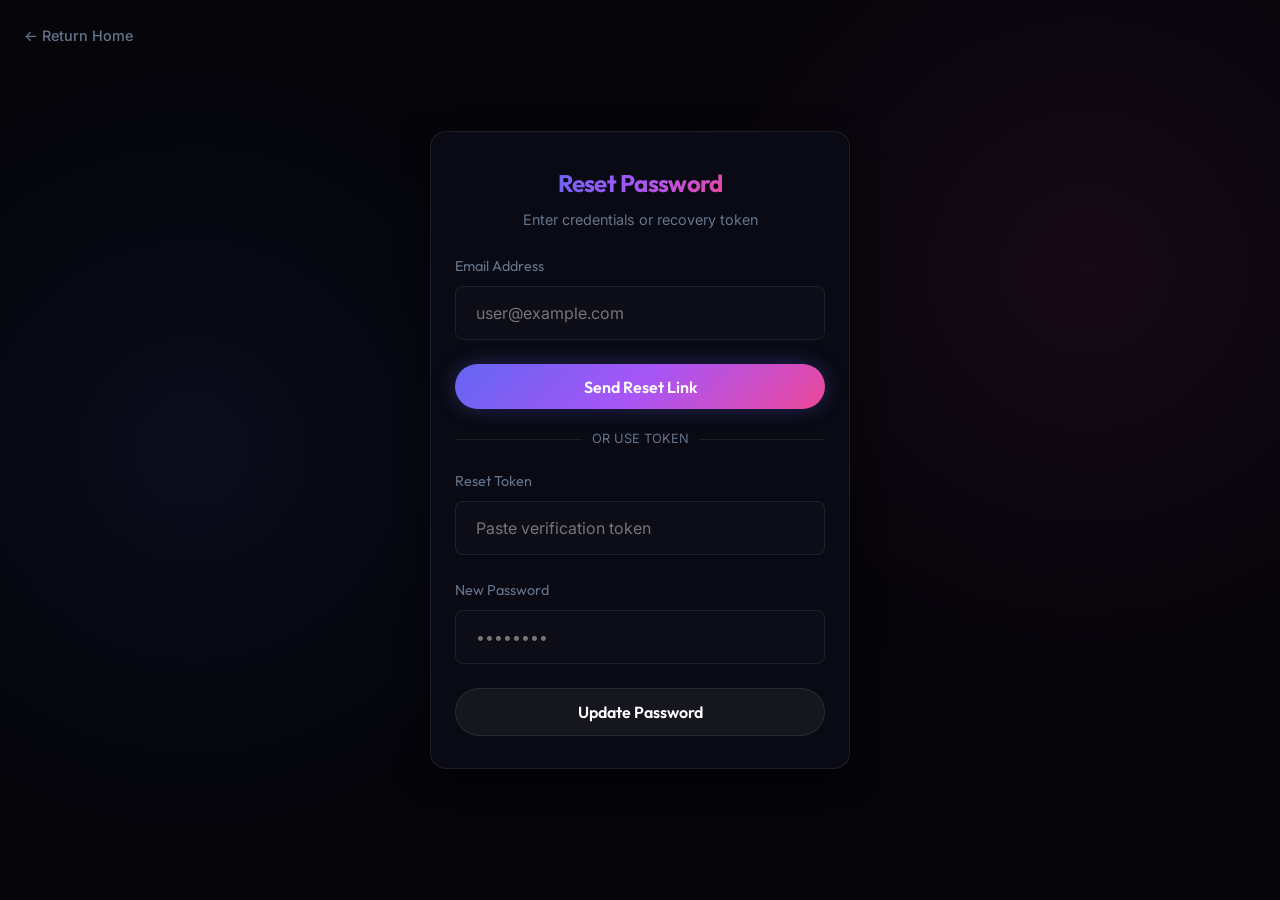
<file: frontend/pages/reset.html>
<!doctype html>
<html lang="en">
  <head>
    <meta charset="UTF-8" />
    <meta name="viewport" content="width=device-width, initial-scale=1.0" />
    <title>Reset Password - CampusConnect</title>
    <link
      href="https://fonts.googleapis.com/css2?family=Inter:wght@300;400;500;600;700&family=Outfit:wght@400;500;600;700;800&display=swap"
      rel="stylesheet"
    />
    <link rel="stylesheet" href="../assets/css/style.css" />
    <link
      rel="stylesheet"
      href="https://cdnjs.cloudflare.com/ajax/libs/font-awesome/6.4.0/css/all.min.css"
    />
    <style>
      body {
        display: flex;
        align-items: center;
        justify-content: center;
        min-height: 100vh;
        background: var(--bg-dark);
        padding: 15px;
      }
      .auth-container {
        width: 100%;
        max-width: 420px;
      }
      .auth-card {
        background: var(--bg-surface);
        border: 1px solid var(--border-color);
        border-radius: var(--radius-md);
        padding: 2rem 1.5rem;
        box-shadow: var(--shadow-md);
        width: 100%;
      }
      .back-link {
        position: absolute;
        top: 1.5rem;
        left: 1.5rem;
        color: var(--text-muted);
        font-weight: 500;
        text-decoration: none;
        font-size: 0.9rem;
      }
    </style>
  </head>
  <body>
    <div class="bg-glow"></div>
    <a href="index.html" class="back-link">← Return Home</a>
    <div class="auth-container">
      <div class="auth-card">
        <div
          class="auth-header"
          style="text-align: center; margin-bottom: 1.5rem"
        >
          <h2 class="text-gradient">Reset Password</h2>
          <p
            style="color: var(--text-muted); font-size: 0.9rem; margin-top: 5px"
          >
            Enter credentials or recovery token
          </p>
        </div>

        <div
          id="error-container"
          style="
            display: none;
            color: #ef4444;
            background: rgba(239, 68, 68, 0.1);
            padding: 10px;
            border-radius: 6px;
            text-align: center;
            margin-bottom: 15px;
          "
        ></div>
        <div
          id="success-container"
          style="
            display: none;
            color: #10b981;
            background: rgba(16, 185, 129, 0.1);
            padding: 10px;
            border-radius: 6px;
            text-align: center;
            margin-bottom: 15px;
          "
        ></div>

        <form id="request-reset-form">
          <div class="form-group">
            <label class="form-label">Email Address</label>
            <input
              type="email"
              id="reset-email"
              class="form-control"
              placeholder="user@example.com"
              required
            />
          </div>
          <button type="submit" class="btn btn-primary btn-block">
            Send Reset Link
          </button>
        </form>

        <div
          style="
            margin: 1.25rem 0;
            display: flex;
            align-items: center;
            color: var(--text-muted);
            font-size: 0.8rem;
          "
        >
          <span
            style="flex: 1; border-bottom: 1px solid var(--border-color)"
          ></span>
          <span style="padding: 0 10px">OR USE TOKEN</span>
          <span
            style="flex: 1; border-bottom: 1px solid var(--border-color)"
          ></span>
        </div>

        <form id="reset-password-form">
          <div class="form-group">
            <label class="form-label">Reset Token</label>
            <input
              type="text"
              id="reset-token"
              class="form-control"
              placeholder="Paste verification token"
              required
            />
          </div>
          <div class="form-group">
            <label class="form-label">New Password</label>
            <input
              type="password"
              id="new-password"
              class="form-control"
              placeholder="••••••••"
              required
            />
          </div>
          <button type="submit" class="btn btn-secondary btn-block">
            Update Password
          </button>
        </form>
      </div>
    </div>

    <script src="../assets/js/api.js"></script>
    <script>
      const errorContainer = document.getElementById("error-container");
      const successContainer = document.getElementById("success-container");

      function showError(message) {
        errorContainer.style.display = "block";
        errorContainer.textContent = message;
        successContainer.style.display = "none";
      }
      function showSuccess(message) {
        successContainer.style.display = "block";
        successContainer.textContent = message;
        errorContainer.style.display = "none";
      }

      document
        .getElementById("request-reset-form")
        .addEventListener("submit", async (e) => {
          e.preventDefault();
          try {
            const response = await api.post("/auth/request-reset", {
              email: document.getElementById("reset-email").value,
            });
            showSuccess(response.message || "Email request dispatched.");
          } catch (err) {
            showError(err.message);
          }
        });

      document
        .getElementById("reset-password-form")
        .addEventListener("submit", async (e) => {
          e.preventDefault();
          try {
            const response = await api.post("/auth/reset", {
              token: document.getElementById("reset-token").value,
              new_password: document.getElementById("new-password").value,
            });
            showSuccess(response.message || "Verification passed. Updated!");
          } catch (err) {
            showError(err.message);
          }
        });

      const params = new URLSearchParams(window.location.search);
      if (params.get("reset_token")) {
        document.getElementById("reset-token").value =
          params.get("reset_token");
      }
    </script>
  </body>
</html>
</file>
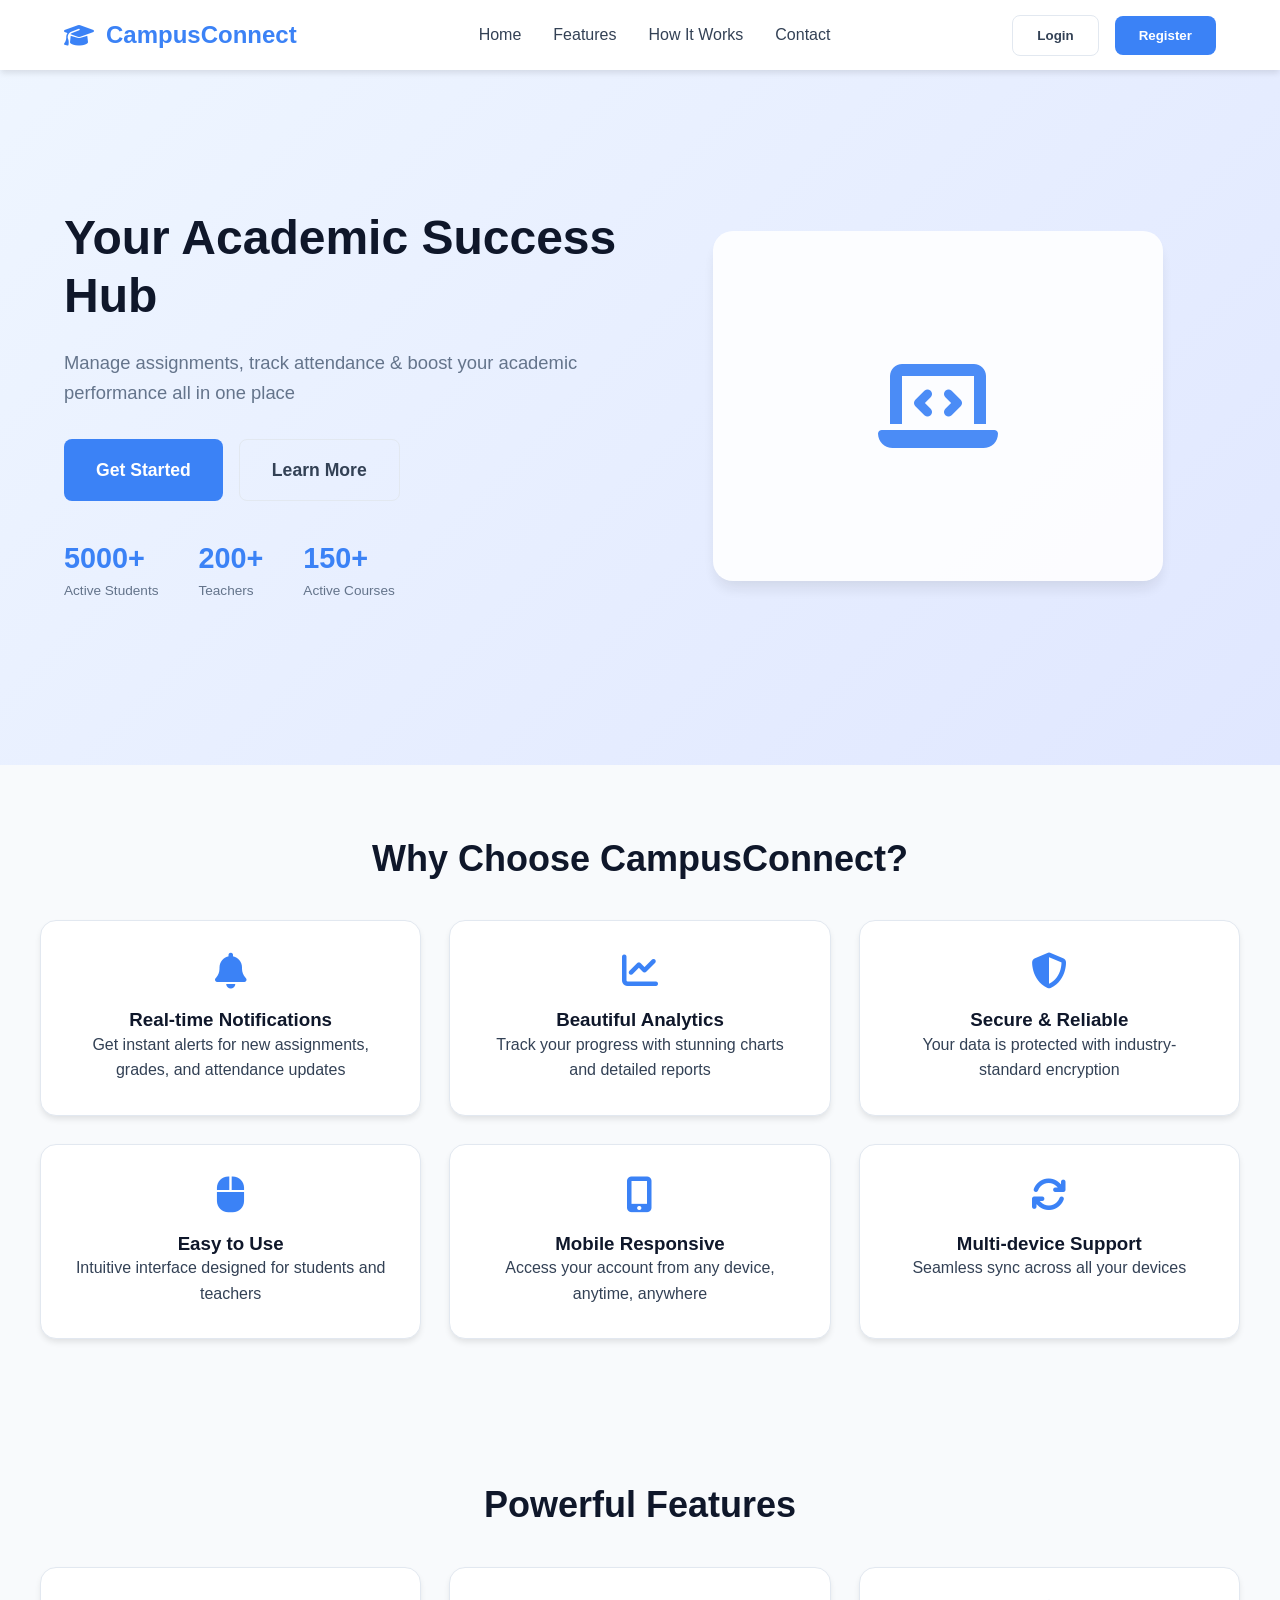
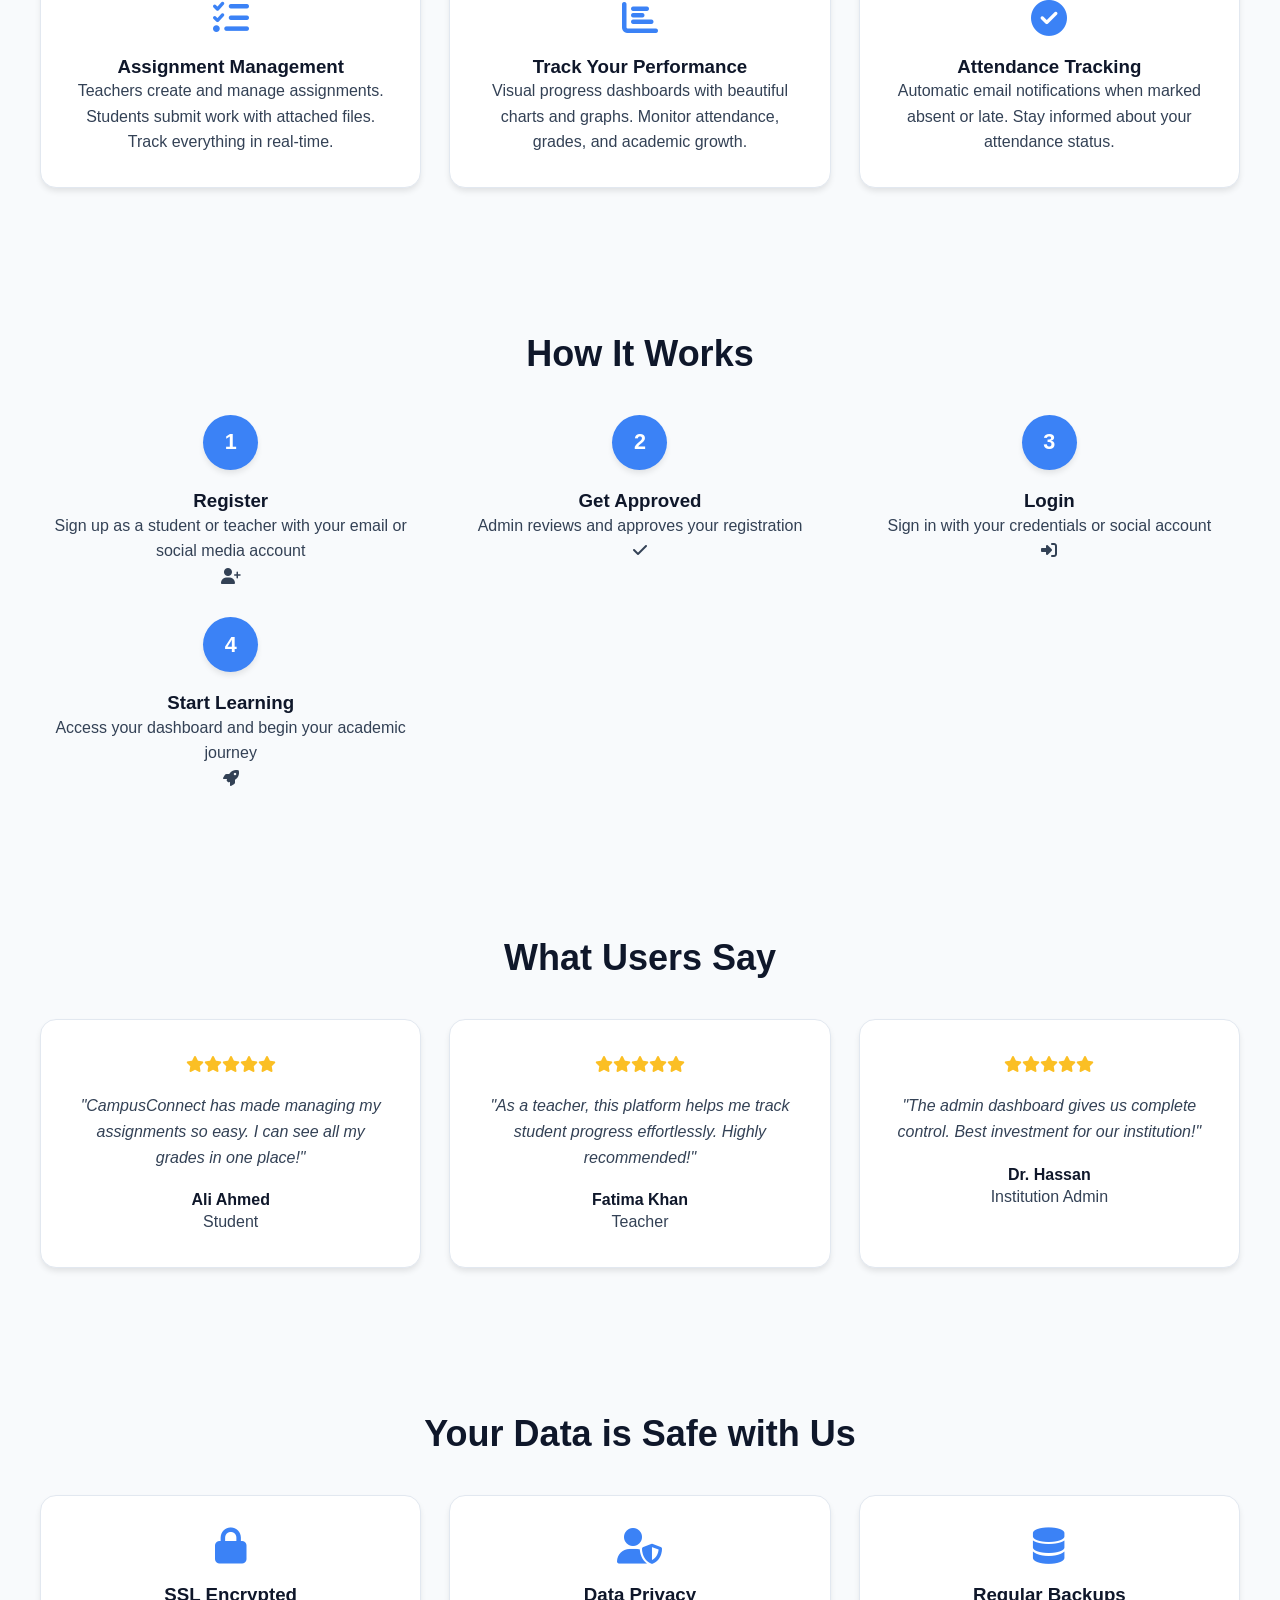
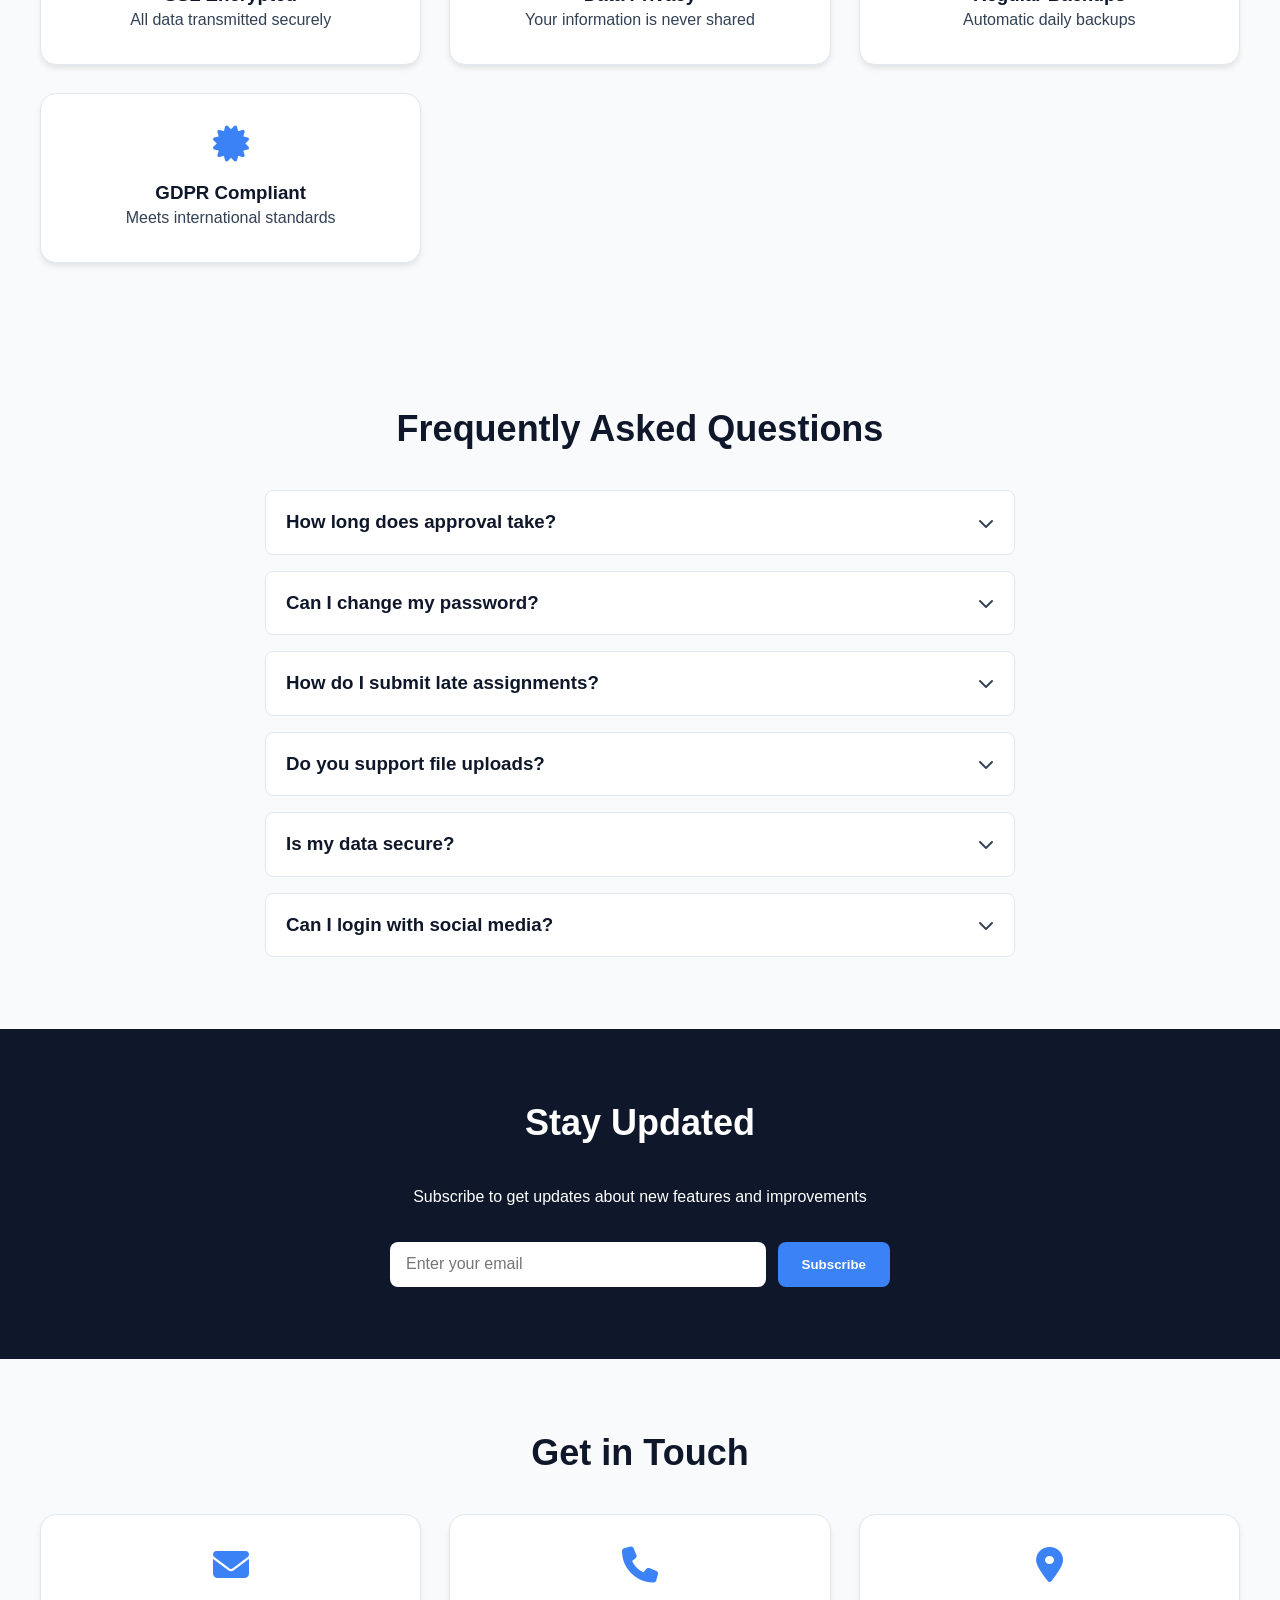
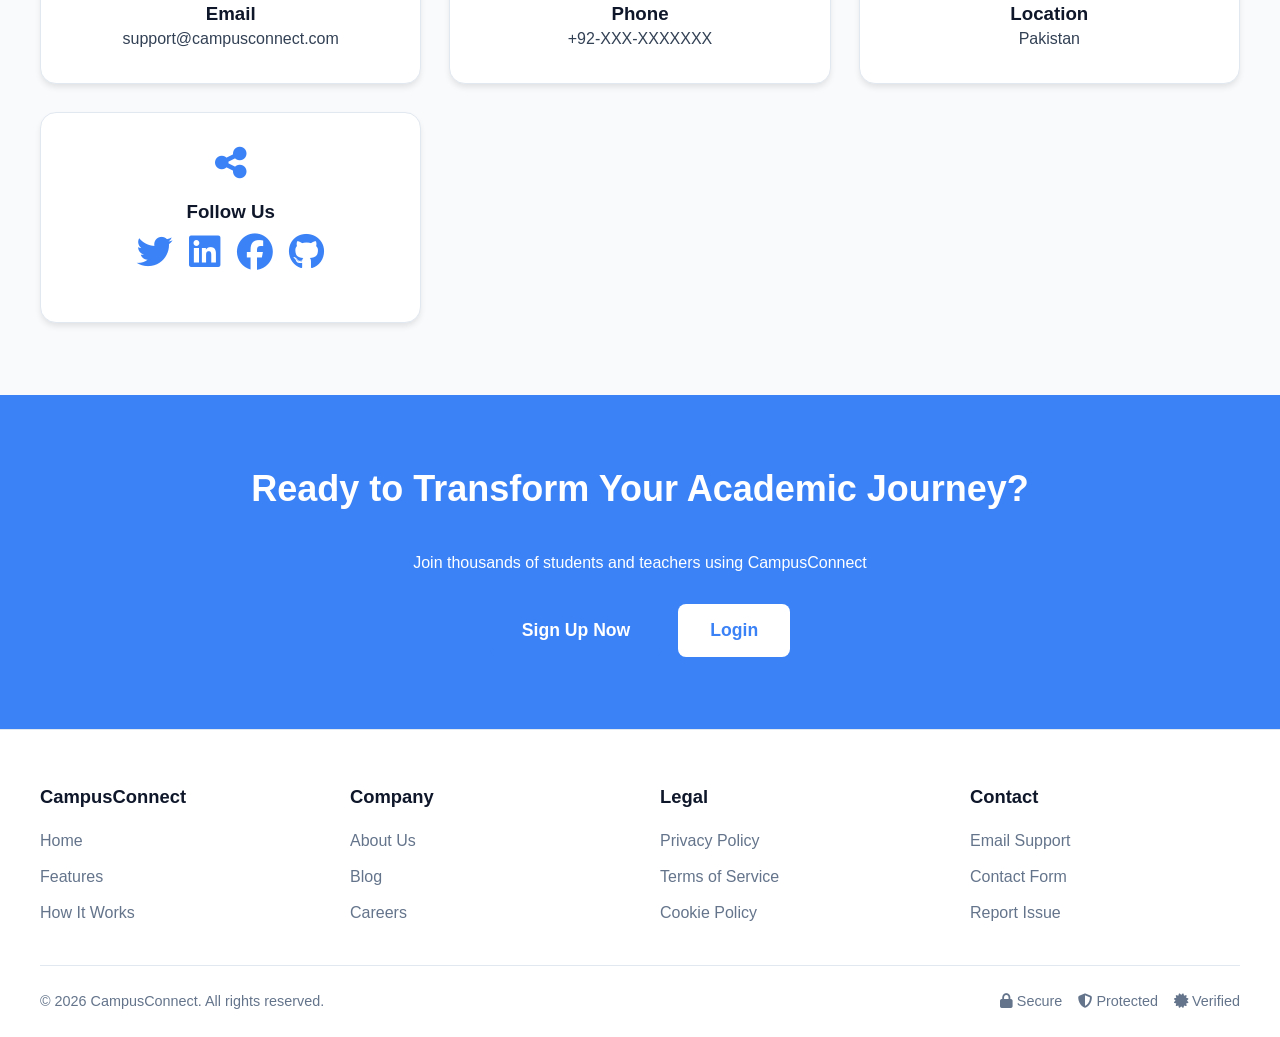
<file: frontend/pages/teacher.html>
<!doctype html>
<html lang="en">
  <head>
    <meta charset="UTF-8" />
    <meta name="viewport" content="width=device-width, initial-scale=1.0" />
    <title>Teacher Dashboard - CampusConnect</title>
    <link
      href="https://fonts.googleapis.com/css2?family=Outfit:wght@400;600;700&family=Inter:wght@400;500;600&display=swap"
      rel="stylesheet"
    />
    <link rel="stylesheet" href="../assets/css/dashboard.css" />
    <link
      rel="stylesheet"
      href="https://cdnjs.cloudflare.com/ajax/libs/font-awesome/6.4.0/css/all.min.css"
    />
  </head>
  <body>
    <div class="dashboard-container">
      <aside class="sidebar" id="sidebar">
        <div class="sidebar-header">
          <div class="brand-info">
            <i class="fas fa-graduation-cap"></i>
            <span class="brand-text">CampusConnect</span>
          </div>
          <button id="sidebar-toggle" class="sidebar-toggle-btn">
            <i class="fas fa-bars"></i>
          </button>
        </div>
        <nav class="sidebar-nav">
          <a
            href="#"
            class="nav-item active"
            onclick="switchTeacherTab('operations', this)"
            ><i class="fas fa-briefcase"></i> <span>Operations</span></a
          >
          <a
            href="#"
            class="nav-item"
            onclick="switchTeacherTab('mysubjects', this)"
            ><i class="fas fa-book-open"></i> <span>My Subjects</span></a
          >
        </nav>
      </aside>

      <main class="main-content">
        <header class="top-nav">
          <div
            class="nav-left"
            style="display: flex; align-items: center; gap: 15px"
          >
            <button
              class="menu-toggle"
              id="mobile-menu-btn"
              onclick="
                document
                  .getElementById('sidebar')
                  .classList.toggle('mobile-open');
                document
                  .querySelector('.sidebar-overlay')
                  .classList.toggle('show');
              "
              style="
                display: none;
                background: transparent;
                border: none;
                font-size: 1.5rem;
                cursor: pointer;
                color: var(--dark-color);
              "
            >
              <i class="fas fa-bars"></i>
            </button>
            <h3 id="panel-title" style="margin: 0">Daily Operations</h3>
          </div>
          <div class="nav-right">
            <button id="logout-btn" class="btn-logout">
              <i class="fas fa-sign-out-alt"></i> <span>Logout</span>
            </button>
            <div class="user-profile">
              <div class="user-info">
                <span class="user-name" id="user-name-display">Loading...</span>
                <span class="user-role" id="user-role-display">TEACHER</span>
              </div>
              <div class="user-avatar" id="user-avatar-initial">T</div>
            </div>
          </div>
        </header>

        <div class="content-area">
          <div id="tab-operations" class="tab-content active">
            <div class="dashboard-grid">
              <div
                class="card"
                style="border-top: 4px solid var(--primary-color)"
              >
                <h3><i class="fas fa-file-upload"></i> Post Assignment</h3>
                <form id="assignment-form">
                  <div class="admin-form-group" style="margin-bottom: 12px">
                    <label>Select Subject</label>
                    <select
                      id="assign-subject"
                      class="admin-form-control"
                      required
                    >
                      <option value="">Loading subjects...</option>
                    </select>
                  </div>
                  <div class="admin-form-group" style="margin-bottom: 12px">
                    <label>Assignment Title</label>
                    <input
                      type="text"
                      id="assign-title"
                      class="admin-form-control"
                      placeholder="e.g. Chapter 1 Quiz"
                      required
                    />
                  </div>
                  <div class="admin-form-group" style="margin-bottom: 12px">
                    <label>Description</label>
                    <textarea
                      id="assign-desc"
                      class="admin-form-control"
                      rows="2"
                      placeholder="Brief details about the task..."
                      required
                    ></textarea>
                  </div>
                  <div class="admin-form-group" style="margin-bottom: 12px">
                    <label>Deadline</label>
                    <input
                      type="datetime-local"
                      id="assign-deadline"
                      class="admin-form-control"
                      required
                    />
                  </div>
                  <button
                    type="submit"
                    class="btn btn-primary"
                    style="width: 100%; margin-top: 10px"
                  >
                    Publish Assignment
                  </button>
                </form>
              </div>

              <div class="card" style="border-top: 4px solid #10b981">
                <h3><i class="fas fa-clipboard-check"></i> Mark Attendance</h3>
                <form id="attendance-form">
                  <div class="admin-form-group" style="margin-bottom: 12px">
                    <label>Subject</label>
                    <select
                      id="att-subject"
                      class="admin-form-control"
                      required
                    >
                      <option value="">Loading subjects...</option>
                    </select>
                  </div>
                  <div class="admin-form-group" style="margin-bottom: 12px">
                    <label>Student ID</label>
                    <input
                      type="number"
                      id="att-student-id"
                      class="admin-form-control"
                      placeholder="Enter Numeric Student ID"
                      required
                    />
                  </div>
                  <div class="admin-form-group" style="margin-bottom: 12px">
                    <label>Status</label>
                    <select id="att-status" class="admin-form-control" required>
                      <option value="present">Present</option>
                      <option value="absent">Absent</option>
                      <option value="late">Late</option>
                    </select>
                  </div>
                  <button
                    type="submit"
                    class="btn btn-success"
                    style="width: 100%; margin-top: 10px"
                  >
                    Save Attendance
                  </button>
                </form>
              </div>
            </div>
          </div>

          <div id="tab-mysubjects" class="tab-content">
            <div class="card">
              <h3><i class="fas fa-book-open"></i> Assigned Subjects</h3>
              <div class="table-container">
                <table>
                  <thead>
                    <tr>
                      <th>Subject Code</th>
                      <th>Title</th>
                      <th>Department</th>
                      <th>Status</th>
                    </tr>
                  </thead>
                  <tbody id="teacher-subjects-body">
                    <tr>
                      <td colspan="4" style="text-align: center">
                        Loading subjects...
                      </td>
                    </tr>
                  </tbody>
                </table>
              </div>
            </div>
          </div>
        </div>
      </main>
    </div>

    <script src="../assets/js/api.js"></script>
    <script src="../assets/js/dashboard.js"></script>
    <script src="../assets/js/teacher.js"></script>
  </body>
</html>
</file>
<file: frontend/assets/css/home.css>
:root {
  --primary-color: #3b82f6;
  --secondary-color: #6366f1;
  --dark-color: #0f172a;
  --text-main: #334155;
  --text-muted: #64748b;
  --bg-light: #f8fafc;
  --border-color: #e2e8f0;
  --shadow-sm: 0 4px 6px -1px rgba(0, 0, 0, 0.1);
  --shadow-md: 0 10px 15px -3px rgba(0, 0, 0, 0.1);
  --transition: all 0.3s ease;
}

* {
  margin: 0;
  padding: 0;
  box-sizing: border-box;
}

body {
  font-family: "Inter", sans-serif;
  color: var(--text-main);
  line-height: 1.6;
  background-color: var(--bg-light);
  overflow-x: hidden;
  width: 100%;
}

h1,
h2,
h3,
h4 {
  color: var(--dark-color);
  font-weight: 700;
  line-height: 1.2;
}

a {
  text-decoration: none;
  color: inherit;
}

ul {
  list-style: none;
}

.btn {
  display: inline-block;
  padding: 0.75rem 1.5rem;
  border-radius: 8px;
  font-weight: 600;
  text-align: center;
  cursor: pointer;
  transition: var(--transition);
  border: none;
  white-space: nowrap;
}

.btn-primary {
  background: var(--primary-color);
  color: white;
}

.btn-primary:hover {
  background: #2563eb;
  transform: translateY(-2px);
  box-shadow: var(--shadow-sm);
}

.btn-secondary {
  background: transparent;
  color: var(--text-main);
  border: 1px solid var(--border-color);
}

.btn-secondary:hover {
  background: var(--bg-light);
  border-color: var(--primary-color);
  color: var(--primary-color);
}

.btn-lg {
  padding: 1rem 2rem;
  font-size: 1.1rem;
}

.btn-block {
  display: block;
  width: 100%;
}

/* ============ NAVBAR RESPONSIVENESS ============ */
.navbar {
  position: fixed;
  top: 0;
  left: 0;
  width: 100%;
  height: 70px;
  background: white;
  box-shadow: var(--shadow-sm);
  z-index: 1000;
}

.nav-container {
  max-width: 1200px;
  margin: 0 auto;
  padding: 0 1.5rem;
  height: 100%;
  display: flex;
  justify-content: space-between;
  align-items: center;
  position: relative;
}

.nav-brand {
  display: flex;
  align-items: center;
  gap: 0.75rem;
  font-size: 1.5rem;
  font-weight: 800;
  color: var(--primary-color);
}

.nav-menu {
  display: flex;
  gap: 2rem;
}

.nav-menu a {
  font-weight: 500;
  transition: var(--transition);
}

.nav-menu a:hover {
  color: var(--primary-color);
}

.nav-buttons {
  display: flex;
  gap: 1rem;
  align-items: center;
}

.hamburger {
  display: none;
  flex-direction: column;
  justify-content: space-between;
  width: 26px;
  height: 18px;
  cursor: pointer;
  z-index: 1001;
}

.hamburger span {
  display: block;
  height: 3px;
  width: 100%;
  background: var(--dark-color);
  border-radius: 3px;
  transition: 0.3s ease;
}

/* ============ HERO DESIGN ============ */
.hero {
  padding-top: 110px;
  padding-bottom: 4rem;
  background: linear-gradient(135deg, #eff6ff 0%, #e0e7ff 100%);
  min-height: 85vh;
  display: flex;
  align-items: center;
}

.hero-content {
  max-width: 1200px;
  margin: 0 auto;
  padding: 0 1.5rem;
  display: flex;
  gap: 2.5rem;
  align-items: center;
  width: 100%;
}

.hero-text {
  flex: 1;
}

.hero-title {
  font-size: 3rem;
  margin-bottom: 1.5rem;
  color: var(--dark-color);
}

.hero-subtitle {
  font-size: 1.15rem;
  color: var(--text-muted);
  margin-bottom: 2rem;
  max-width: 550px;
}

.hero-buttons {
  display: flex;
  gap: 1rem;
  margin-bottom: 2.5rem;
  flex-wrap: wrap;
}

.hero-stats {
  display: flex;
  gap: 2.5rem;
  flex-wrap: wrap;
}

.stat h3 {
  font-size: 1.8rem;
  color: var(--primary-color);
  margin-bottom: 0.25rem;
}

.stat p {
  color: var(--text-muted);
  font-size: 0.85rem;
  font-weight: 500;
}

.hero-image {
  flex: 1;
  display: flex;
  justify-content: center;
}

.hero-illustration {
  width: 100%;
  max-width: 450px;
  height: 350px;
  background: white;
  border-radius: 20px;
  box-shadow: var(--shadow-md);
  display: flex;
  align-items: center;
  justify-content: center;
  font-size: 6rem;
  color: var(--primary-color);
  opacity: 0.9;
}

/* ============ SECTION SETTINGS & FLUID GRIDS ============ */
section {
  padding: 4.5rem 1rem;
  width: 100%;
}

.container {
  max-width: 1200px;
  margin: 0 auto;
}

section h2 {
  text-align: center;
  font-size: 2.25rem;
  margin-bottom: 2.5rem;
  padding: 0 10px;
}

.benefits-grid,
.features-grid,
.steps-grid,
.testimonials-grid,
.security-grid,
.contact-grid {
  display: grid;
  grid-template-columns: repeat(auto-fit, minmax(280px, 1fr));
  gap: 1.75rem;
}

.benefit-card,
.feature-card,
.testimonial-card,
.security-item,
.contact-info {
  background: white;
  padding: 2rem;
  border-radius: 16px;
  box-shadow: var(--shadow-sm);
  transition: var(--transition);
  border: 1px solid var(--border-color);
  text-align: center;
}

.benefit-card:hover,
.feature-card:hover {
  transform: translateY(-5px);
  box-shadow: var(--shadow-md);
  border-color: var(--primary-color);
}

.benefit-card i,
.feature-icon i,
.security-item i,
.contact-info i {
  font-size: 2.25rem;
  color: var(--primary-color);
  margin-bottom: 1.25rem;
}

.step {
  text-align: center;
}

.step-number {
  width: 55px;
  height: 55px;
  background: var(--primary-color);
  color: white;
  border-radius: 50%;
  display: flex;
  align-items: center;
  justify-content: center;
  font-size: 1.35rem;
  font-weight: 700;
  margin: 0 auto 1.25rem;
  box-shadow: var(--shadow-sm);
}

.stars {
  color: #fbbf24;
  margin-bottom: 1rem;
}

.testimonial-card p {
  font-style: italic;
  margin-bottom: 1.25rem;
}

/* FAQ ACCORDION LAYOUT */
.faq-grid {
  max-width: 750px;
  margin: 0 auto;
  display: flex;
  flex-direction: column;
  gap: 1rem;
}

.faq-item {
  background: white;
  border: 1px solid var(--border-color);
  border-radius: 8px;
  overflow: hidden;
}

.faq-question {
  padding: 1.25rem;
  display: flex;
  justify-content: space-between;
  align-items: center;
  cursor: pointer;
  font-weight: 600;
}

.faq-answer {
  padding: 0 1.25rem 1.25rem;
  display: none;
  color: var(--text-muted);
}

/* Newsletter Section Form alignment */
.newsletter {
  background: var(--dark-color);
  color: white;
  text-align: center;
}

.newsletter h2 {
  color: white;
}

.newsletter-form {
  display: flex;
  gap: 0.75rem;
  max-width: 500px;
  margin: 2rem auto 0;
  width: 100%;
}

.newsletter-form input {
  flex: 1;
  padding: 0.85rem 1rem;
  border-radius: 8px;
  border: none;
  outline: none;
  font-size: 1rem;
}

.final-cta {
  background: var(--primary-color);
  color: white;
  text-align: center;
}

.final-cta h2 {
  color: white;
}

.cta-buttons {
  display: flex;
  justify-content: center;
  gap: 1rem;
  margin-top: 1.75rem;
}

.cta-buttons .btn-secondary {
  background: white;
  color: var(--primary-color);
  border: none;
}

.social-links {
  display: flex;
  gap: 1rem;
  justify-content: center;
  margin-top: 10px;
}

.social-links a {
  font-size: 1.25rem;
  color: var(--text-muted);
}

/* ============ FOOTER ============ */
.footer {
  background: white;
  border-top: 1px solid var(--border-color);
  padding: 3.5rem 1rem 1.5rem;
}

.footer-grid {
  display: grid;
  grid-template-columns: repeat(auto-fit, minmax(180px, 1fr));
  gap: 2.5rem;
  max-width: 1200px;
  margin: 0 auto 2.5rem;
}

.footer-section h3 {
  margin-bottom: 1.25rem;
  font-size: 1.15rem;
}

.footer-section ul {
  display: flex;
  flex-direction: column;
  gap: 0.65rem;
}

.footer-section a {
  color: var(--text-muted);
}

.footer-bottom {
  border-top: 1px solid var(--border-color);
  padding-top: 1.5rem;
  display: flex;
  justify-content: space-between;
  align-items: center;
  max-width: 1200px;
  margin: 0 auto;
  flex-wrap: wrap;
  gap: 1rem;
  color: var(--text-muted);
  font-size: 0.9rem;
}

.footer-badges {
  display: flex;
  gap: 1rem;
}

/* ============ RESPONSIVE EMBEDDED MODALS ENGINE ============ */
.auth-modal {
  position: fixed;
  top: 0;
  left: 0;
  width: 100%;
  height: 100%;
  z-index: 2000;
  display: flex;
  align-items: center;
  justify-content: center;
  opacity: 0;
  pointer-events: none;
  transition: opacity 0.3s ease;
  padding: 10px;
}

.auth-modal.show {
  opacity: 1;
  pointer-events: auto;
}

.modal-overlay {
  position: absolute;
  width: 100%;
  height: 100%;
  background: rgba(15, 23, 42, 0.6);
  backdrop-filter: blur(4px);
}

.modal-card {
  position: relative;
  background: white;
  width: 100%;
  max-width: 440px;
  border-radius: 20px;
  padding: 2rem;
  box-shadow: 0 25px 50px -12px rgba(0, 0, 0, 0.25);
  transform: translateY(20px);
  transition: transform 0.3s ease;
  max-height: 95vh;
  overflow-y: auto;
}

.auth-modal.show .modal-card {
  transform: translateY(0);
}

.modal-close {
  position: absolute;
  top: 1.25rem;
  right: 1.25rem;
  background: transparent;
  border: none;
  font-size: 1.5rem;
  color: var(--text-muted);
  cursor: pointer;
}

.auth-header {
  text-align: center;
  margin-bottom: 1.5rem;
}

.auth-tabs {
  display: flex;
  gap: 0.75rem;
  margin-bottom: 1.5rem;
}

.auth-tab {
  flex: 1;
  padding: 0.65rem;
  border: 1px solid var(--border-color);
  background: white;
  border-radius: 8px;
  font-weight: 600;
  cursor: pointer;
}

.auth-tab.active {
  background: var(--primary-color);
  color: white;
}

.form-section {
  display: none;
}

.form-section.active {
  display: block;
}

.form-group {
  margin-bottom: 1.25rem;
}

.form-control {
  width: 100%;
  padding: 0.75rem 1rem;
  border: 1px solid var(--border-color);
  border-radius: 8px;
  font-size: 1rem;
}

/* =========================================================
   STRICT 100% DEVICE SCREEN RESOLUTION QUERY SYSTEM
========================================================= */

@media screen and (max-width: 1024px) {
  .hero-content {
    gap: 1.5rem;
  }
  .hero-title {
    font-size: 2.5rem;
  }
}

@media screen and (max-width: 768px) {
  /* Dynamic Hamburger Navigation Dropdown Toggle Configuration */
  .nav-menu,
  .nav-buttons {
    display: none;
  }

  .hamburger {
    display: flex;
  }

  .navbar.mobile-active .nav-menu {
    display: flex;
    flex-direction: column;
    position: absolute;
    top: 70px;
    left: 0;
    width: 100%;
    background: white;
    padding: 1.5rem;
    box-shadow: 0 10px 15px rgba(0, 0, 0, 0.05);
    gap: 1.25rem;
    border-top: 1px solid var(--border-color);
  }

  .navbar.mobile-active .nav-buttons {
    display: flex;
    flex-direction: column;
    position: absolute;
    top: 270px;
    left: 0;
    width: 100%;
    background: white;
    padding: 0 1.5rem 1.5rem;
    box-shadow: 0 10px 15px rgba(0, 0, 0, 0.05);
    gap: 0.75rem;
  }

  .hero-content {
    flex-direction: column;
    text-align: center;
  }

  .hero-subtitle {
    margin: 0 auto 1.5rem;
  }
  .hero-buttons,
  .hero-stats {
    justify-content: center;
  }
  .hero-illustration {
    height: 280px;
  }

  .cta-buttons,
  .newsletter-form {
    flex-direction: column;
    align-items: center;
  }
  .newsletter-form input,
  .newsletter-form button {
    width: 100%;
  }
}

@media screen and (max-width: 480px) {
  .hero-title {
    font-size: 2rem;
  }
  section h2 {
    font-size: 1.75rem;
  }
  .modal-card {
    padding: 1.5rem 1rem;
  }
  .cta-buttons .btn {
    width: 100%;
  }
}
</file>
<file: frontend/assets/css/dashboard.css>
/* ============ DASHBOARD LIGHT THEME ============ */
:root {
  --bg-main: #f3f4f6;
  --bg-surface: #ffffff;
  --sidebar-width: 260px;
  --sidebar-collapsed-width: 80px;
  --primary-color: #3b82f6;
  --border-color: #e2e8f0;
  --dark-color: #0f172a;
  --gray-color: #64748b;
  --danger-color: #ef4444;
  --success-color: #10b981;
  --warning-color: #f59e0b;
  --shadow-sm: 0 4px 6px -1px rgba(0, 0, 0, 0.1);
}

body {
  background-color: var(--bg-main);
  margin: 0;
  font-family: "Segoe UI", Tahoma, Geneva, Verdana, sans-serif;
  color: var(--dark-color);
  overflow-x: hidden;
}

.dashboard-container {
  display: flex;
  min-height: 100vh;
  width: 100%;
}

.sidebar {
  width: var(--sidebar-width);
  background: var(--bg-surface);
  border-right: 1px solid var(--border-color);
  display: flex;
  flex-direction: column;
  position: fixed;
  height: 100vh;
  z-index: 100;
  transition:
    width 0.3s cubic-bezier(0.4, 0, 0.2, 1),
    transform 0.3s ease;
  overflow-x: hidden;
}
.sidebar.collapsed {
  width: var(--sidebar-collapsed-width);
}

.sidebar-header {
  height: 70px;
  display: flex;
  align-items: center;
  justify-content: space-between;
  padding: 0 15px 0 24px;
  border-bottom: 1px solid var(--border-color);
  color: var(--primary-color);
  font-size: 20px;
  font-weight: 700;
}
.brand-info {
  display: flex;
  align-items: center;
  gap: 12px;
  white-space: nowrap;
  transition: opacity 0.2s;
}
.sidebar.collapsed .brand-info {
  opacity: 0;
  pointer-events: none;
  width: 0;
}
.sidebar.collapsed .sidebar-header {
  padding: 0;
  justify-content: center;
}

.sidebar-toggle-btn {
  background: transparent;
  border: none;
  color: var(--gray-color);
  font-size: 20px;
  cursor: pointer;
  padding: 8px;
  border-radius: 8px;
  display: flex;
  align-items: center;
  justify-content: center;
  transition: 0.3s;
}
.sidebar-toggle-btn:hover {
  background: #f1f5f9;
  color: var(--primary-color);
}

.sidebar-nav {
  padding: 20px 0;
  flex: 1;
  display: flex;
  flex-direction: column;
  gap: 5px;
  overflow-y: auto;
}
.nav-item {
  display: flex;
  align-items: center;
  padding: 12px 24px;
  color: var(--gray-color);
  text-decoration: none;
  font-weight: 500;
  border-left: 4px solid transparent;
  transition: all 0.3s ease;
  gap: 14px;
  white-space: nowrap;
}
.nav-item i {
  font-size: 18px;
  min-width: 20px;
  text-align: center;
}
.nav-item:hover {
  background-color: #f8fafc;
  color: var(--primary-color);
}
.nav-item.active {
  background-color: #eff6ff;
  color: var(--primary-color);
  border-left-color: var(--primary-color);
  font-weight: 600;
}
.sidebar.collapsed .nav-item {
  padding: 12px 0;
  justify-content: center;
}
.sidebar.collapsed .nav-item span {
  display: none;
}

.main-content {
  flex: 1;
  margin-left: var(--sidebar-width);
  display: flex;
  flex-direction: column;
  transition:
    margin-left 0.3s cubic-bezier(0.4, 0, 0.2, 1),
    width 0.3s ease;
  width: calc(100% - var(--sidebar-width));
  min-height: 100vh;
}
.sidebar.collapsed ~ .main-content {
  margin-left: var(--sidebar-collapsed-width);
  width: calc(100% - var(--sidebar-collapsed-width));
}

.top-nav {
  height: 70px;
  background: var(--bg-surface);
  border-bottom: 1px solid var(--border-color);
  display: flex;
  align-items: center;
  justify-content: space-between;
  padding: 0 24px;
  position: sticky;
  top: 0;
  z-index: 90;
}
.nav-left h3 {
  margin: 0;
  font-size: 18px;
  color: var(--dark-color);
}
.nav-right {
  display: flex;
  align-items: center;
  gap: 15px;
}

.btn-logout {
  background: transparent;
  border: 1px solid var(--border-color);
  color: var(--gray-color);
  padding: 8px 14px;
  border-radius: 8px;
  cursor: pointer;
  font-weight: 600;
  font-size: 13px;
  transition: 0.3s;
  display: flex;
  align-items: center;
  gap: 6px;
}
.btn-logout:hover {
  background: #fee2e2;
  color: var(--danger-color);
  border-color: #fecaca;
}

.user-profile {
  display: flex;
  align-items: center;
  gap: 10px;
  padding-left: 15px;
  border-left: 1px solid var(--border-color);
}
.user-info {
  text-align: right;
}
.user-name {
  display: block;
  font-weight: 600;
  font-size: 13px;
  color: var(--dark-color);
}
.user-role {
  display: inline-block;
  font-size: 10px;
  background: #eff6ff;
  color: var(--primary-color);
  padding: 2px 6px;
  border-radius: 12px;
  font-weight: 700;
  text-transform: uppercase;
  margin-top: 2px;
}
.user-avatar {
  width: 36px;
  height: 36px;
  background: var(--primary-color);
  color: white;
  border-radius: 50%;
  display: flex;
  align-items: center;
  justify-content: center;
  font-weight: bold;
  font-size: 16px;
}

.content-area {
  padding: 24px;
  overflow-x: hidden;
}
.tab-content {
  display: none;
  animation: fadeIn 0.4s ease;
}
.tab-content.active {
  display: block;
}

@keyframes fadeIn {
  from {
    opacity: 0;
    transform: translateY(10px);
  }
  to {
    opacity: 1;
    transform: translateY(0);
  }
}

.dashboard-grid {
  display: grid;
  grid-template-columns: repeat(auto-fit, minmax(220px, 1fr));
  gap: 20px;
  margin-bottom: 24px;
}
.stat-card {
  background: var(--bg-surface);
  border-radius: 12px;
  padding: 20px;
  box-shadow: var(--shadow-sm);
  border: 1px solid var(--border-color);
}
.stat-title {
  color: var(--gray-color);
  font-size: 12px;
  font-weight: 600;
  margin-bottom: 8px;
  text-transform: uppercase;
  letter-spacing: 0.5px;
  display: block;
}
.stat-value {
  font-size: 32px;
  font-weight: 700;
  color: var(--dark-color);
}

.card {
  background: var(--bg-surface);
  border-radius: 12px;
  box-shadow: var(--shadow-sm);
  border: 1px solid var(--border-color);
  padding: 20px;
  margin-bottom: 24px;
  width: 100%;
  box-sizing: border-box;
}
.card h3 {
  margin-top: 0;
  margin-bottom: 16px;
  color: var(--dark-color);
  font-size: 16px;
  display: flex;
  align-items: center;
  gap: 8px;
}

.table-container {
  width: 100%;
  overflow-x: auto;
  -webkit-overflow-scrolling: touch;
}
table {
  width: 100%;
  border-collapse: collapse;
  min-width: 700px;
}
th,
td {
  padding: 12px 16px;
  text-align: left;
  border-bottom: 1px solid var(--border-color);
  font-size: 13px;
}
th {
  background: #f8fafc;
  color: var(--gray-color);
  font-weight: 600;
  font-size: 11px;
  text-transform: uppercase;
  letter-spacing: 0.5px;
}
tr:hover td {
  background: #f8fafc;
}

.badge {
  padding: 4px 10px;
  border-radius: 20px;
  font-size: 11px;
  font-weight: 600;
  display: inline-block;
}
.badge.pending {
  background: #fef3c7;
  color: #b45309;
}
.badge.role {
  background: #f3f4f6;
  color: #4b5563;
  text-transform: uppercase;
  border: 1px solid var(--border-color);
}

.form-row {
  display: grid;
  grid-template-columns: repeat(auto-fit, minmax(200px, 1fr));
  gap: 16px;
  margin-bottom: 16px;
}
.admin-form-group label {
  display: block;
  margin-bottom: 6px;
  font-weight: 500;
  font-size: 13px;
}
.admin-form-control {
  width: 100%;
  padding: 10px 14px;
  border: 1px solid var(--border-color);
  border-radius: 6px;
  font-size: 13px;
  background: #f8fafc;
  transition: 0.3s;
  box-sizing: border-box;
}
.admin-form-control:focus {
  outline: none;
  border-color: var(--primary-color);
  background: white;
  box-shadow: 0 0 0 3px rgba(59, 130, 246, 0.1);
}

.flex-actions {
  display: flex;
  gap: 6px;
}
.btn {
  padding: 8px 16px;
  border-radius: 6px;
  border: none;
  cursor: pointer;
  font-weight: 600;
  transition: 0.3s;
}
.btn-primary {
  background: var(--primary-color);
  color: white;
}
.btn-primary:hover {
  background: #2563eb;
}
.btn-sm {
  padding: 5px 10px;
  font-size: 11px;
  border-radius: 4px;
}
.btn-outline {
  background: transparent;
  border: 1px solid var(--border-color);
  color: var(--gray-color);
}
.btn-outline:hover {
  background: #f1f5f9;
}
.btn-danger {
  background: white;
  color: var(--danger-color);
  border: 1px solid #fca5a5;
}
.btn-danger:hover {
  background: #fef2f2;
}
.btn-success {
  background: var(--success-color);
  color: white;
  border: 1px solid var(--success-color);
}
.btn-success:hover {
  background: #059669;
}

.auth-modal {
  position: fixed;
  top: 0;
  left: 0;
  width: 100%;
  height: 100%;
  display: flex;
  align-items: center;
  justify-content: center;
  background: rgba(15, 23, 42, 0.6);
  backdrop-filter: blur(4px);
  z-index: 9999;
}
.custom-popup-card {
  background: white;
  border-radius: 16px;
  padding: 2.5rem 2rem;
  max-width: 420px;
  width: 90%;
  text-align: center;
  box-shadow: 0 25px 50px -12px rgba(0, 0, 0, 0.25);
  animation: modalScaleIn 0.3s ease;
  position: relative;
  z-index: 10000;
}
@keyframes modalScaleIn {
  0% {
    transform: scale(0.9) translateY(20px);
    opacity: 0;
  }
  100% {
    transform: scale(1) translateY(0);
    opacity: 1;
  }
}
.popup-icon {
  font-size: 3.5rem;
  margin-bottom: 1.25rem;
}
.popup-title {
  font-size: 1.5rem;
  font-weight: 700;
  color: var(--dark-color);
  margin-bottom: 0.75rem;
}
.popup-message {
  color: #64748b;
  font-size: 1rem;
  line-height: 1.6;
  margin-bottom: 2rem;
}
.popup-actions {
  display: flex;
  gap: 1rem;
  justify-content: center;
}
.popup-actions .btn {
  flex: 1;
  padding: 10px;
  font-size: 0.95rem;
}

/* Mobile Menu Fix */
@media screen and (max-width: 1024px) {
  .dashboard-grid {
    grid-template-columns: repeat(2, 1fr);
  }
  .form-row {
    grid-template-columns: repeat(2, 1fr);
  }
}

@media screen and (max-width: 768px) {
  #mobile-menu-btn {
    display: block !important;
  }
  .sidebar {
    transform: translateX(-100%);
    width: 260px !important;
    box-shadow: 4px 0 15px rgba(0, 0, 0, 0.1);
  }
  .sidebar.mobile-open {
    transform: translateX(0);
  }
  .sidebar-header {
    justify-content: space-between;
    padding: 0 15px 0 24px;
  }
  .sidebar.collapsed .brand-info {
    opacity: 1;
    display: flex;
    width: auto;
  }
  .sidebar.collapsed .nav-item span {
    display: inline;
  }
  .sidebar.collapsed .nav-item {
    padding: 12px 24px;
    justify-content: flex-start;
  }
  .main-content {
    margin-left: 0 !important;
    width: 100% !important;
  }
  .sidebar.collapsed ~ .main-content {
    margin-left: 0;
    width: 100%;
  }
  .nav-right .user-info {
    display: none;
  }
  .btn-logout span {
    display: none;
  }
  .dashboard-grid {
    grid-template-columns: 1fr;
  }
  .form-row {
    grid-template-columns: 1fr;
    gap: 12px;
  }
  .content-area {
    padding: 15px;
  }
}

@media screen and (max-width: 480px) {
  .top-nav {
    padding: 0 15px;
  }
  .nav-left h3 {
    font-size: 16px;
  }
  .custom-popup-card {
    padding: 1.5rem;
    max-height: 90vh;
    overflow-y: auto;
  }
  .popup-actions {
    flex-direction: column;
  }
  .popup-actions .btn {
    width: 100%;
  }
}

.sidebar-overlay {
  position: fixed;
  top: 0;
  left: 0;
  right: 0;
  bottom: 0;
  background: rgba(0, 0, 0, 0.5);
  z-index: 95;
  display: none;
  opacity: 0;
  transition: opacity 0.3s;
}
.sidebar-overlay.show {
  display: block;
  opacity: 1;
}
</file>
<file: frontend/assets/css/style.css>
@import url("https://fonts.googleapis.com/css2?family=Outfit:wght@300;400;500;600;700;800&family=Inter:wght@400;500;600&display=swap");

:root {
  --bg-dark: #05050a;
  --bg-surface: #0a0a14;
  --bg-glass: rgba(15, 15, 25, 0.4);

  --primary-color: #6366f1;
  --primary-gradient: linear-gradient(135deg, #6366f1, #a855f7, #ec4899);
  --primary-hover: #4f46e5;
  --primary-glow: rgba(99, 102, 241, 0.3);

  --secondary-color: #f8fafc;
  --text-main: #cbd5e1;
  --text-muted: #64748b;
  --text-heading: #ffffff;

  --success-color: #10b981;
  --danger-color: #ef4444;
  --warning-color: #f59e0b;

  --border-color: rgba(255, 255, 255, 0.08);
  --border-hover: rgba(99, 102, 241, 0.4);
  --input-bg: rgba(15, 15, 25, 0.6);

  --radius-sm: 8px;
  --radius-md: 16px;
  --radius-lg: 24px;
  --radius-pill: 9999px;

  --shadow-sm: 0 4px 15px rgba(0, 0, 0, 0.3);
  --shadow-md: 0 10px 30px rgba(0, 0, 0, 0.5);
  --shadow-glow: 0 0 20px var(--primary-glow);

  --transition: all 0.3s cubic-bezier(0.4, 0, 0.2, 1);
}

* {
  margin: 0;
  padding: 0;
  box-sizing: border-box;
}

body {
  font-family: "Inter", sans-serif;
  background-color: var(--bg-dark);
  color: var(--text-main);
  line-height: 1.6;
  -webkit-font-smoothing: antialiased;
  min-height: 100vh;
  width: 100%;
  overflow-x: hidden;
}

.bg-glow {
  position: fixed;
  top: 0;
  left: 0;
  width: 100vw;
  height: 100vh;
  z-index: -1;
  background:
    radial-gradient(
      circle at 15% 50%,
      rgba(99, 102, 241, 0.08),
      transparent 35%
    ),
    radial-gradient(
      circle at 85% 30%,
      rgba(236, 72, 153, 0.08),
      transparent 35%
    );
  pointer-events: none;
}

h1,
h2,
h3,
h4,
h5,
h6 {
  font-family: "Outfit", sans-serif;
  font-weight: 700;
  color: var(--text-heading);
  letter-spacing: -0.03em;
}

a {
  text-decoration: none;
  color: var(--primary-color);
  transition: var(--transition);
}

a:hover {
  color: #818cf8;
}

.text-gradient {
  background: var(--primary-gradient);
  -webkit-background-clip: text;
  -webkit-text-fill-color: transparent;
  display: inline-block;
}

.glass-panel {
  background: var(--bg-glass);
  backdrop-filter: blur(16px);
  -webkit-backdrop-filter: blur(16px);
  border: 1px solid var(--border-color);
  border-radius: var(--radius-md);
  box-shadow: var(--shadow-md);
}

/* Responsive Custom Buttons */
.btn {
  display: inline-flex;
  align-items: center;
  justify-content: center;
  padding: 0.8rem 1.75rem;
  font-family: "Outfit", sans-serif;
  font-weight: 600;
  border-radius: var(--radius-pill);
  border: none;
  cursor: pointer;
  transition: var(--transition);
  font-size: 1rem;
  width: auto;
  white-space: nowrap;
}

.btn-primary {
  background: var(--primary-gradient);
  color: white;
  box-shadow: var(--shadow-glow);
}

.btn-primary:hover {
  transform: translateY(-2px);
  box-shadow: 0 0 30px rgba(168, 85, 247, 0.5);
}

.btn-secondary {
  background: rgba(255, 255, 255, 0.05);
  color: white;
  border: 1px solid var(--border-color);
}

.btn-secondary:hover {
  background: rgba(255, 255, 255, 0.1);
  transform: translateY(-2px);
}

.btn-block {
  display: flex;
  width: 100%;
}

/* Core Responsive Form Control Elements */
.form-group {
  margin-bottom: 1.5rem;
  width: 100%;
}

.form-label {
  display: block;
  font-family: "Outfit", sans-serif;
  font-size: 0.9rem;
  color: var(--text-muted);
  margin-bottom: 0.5rem;
}

.form-control {
  width: 100%;
  padding: 1rem 1.25rem;
  background: var(--input-bg);
  border: 1px solid var(--border-color);
  border-radius: var(--radius-sm);
  color: white;
  font-family: "Inter", sans-serif;
  font-size: 1rem;
  transition: var(--transition);
  box-sizing: border-color-box;
}

.form-control:focus {
  outline: none;
  border-color: var(--primary-color);
  box-shadow: 0 0 0 3px var(--primary-glow);
}

/* Animations */
@keyframes fadeInUp {
  from {
    opacity: 0;
    transform: translateY(20px);
  }
  to {
    opacity: 1;
    transform: translateY(0);
  }
}

.animate-fade-in {
  animation: fadeInUp 0.6s ease forwards;
}

.delay-100 {
  animation-delay: 100ms;
}
.delay-200 {
  animation-delay: 200ms;
}
.delay-300 {
  animation-delay: 300ms;
}

/* Global Utilities for Layout Breakdown */
@media screen and (max-width: 480px) {
  .btn {
    padding: 0.75rem 1.25rem;
    font-size: 0.9rem;
  }
}
</file>
